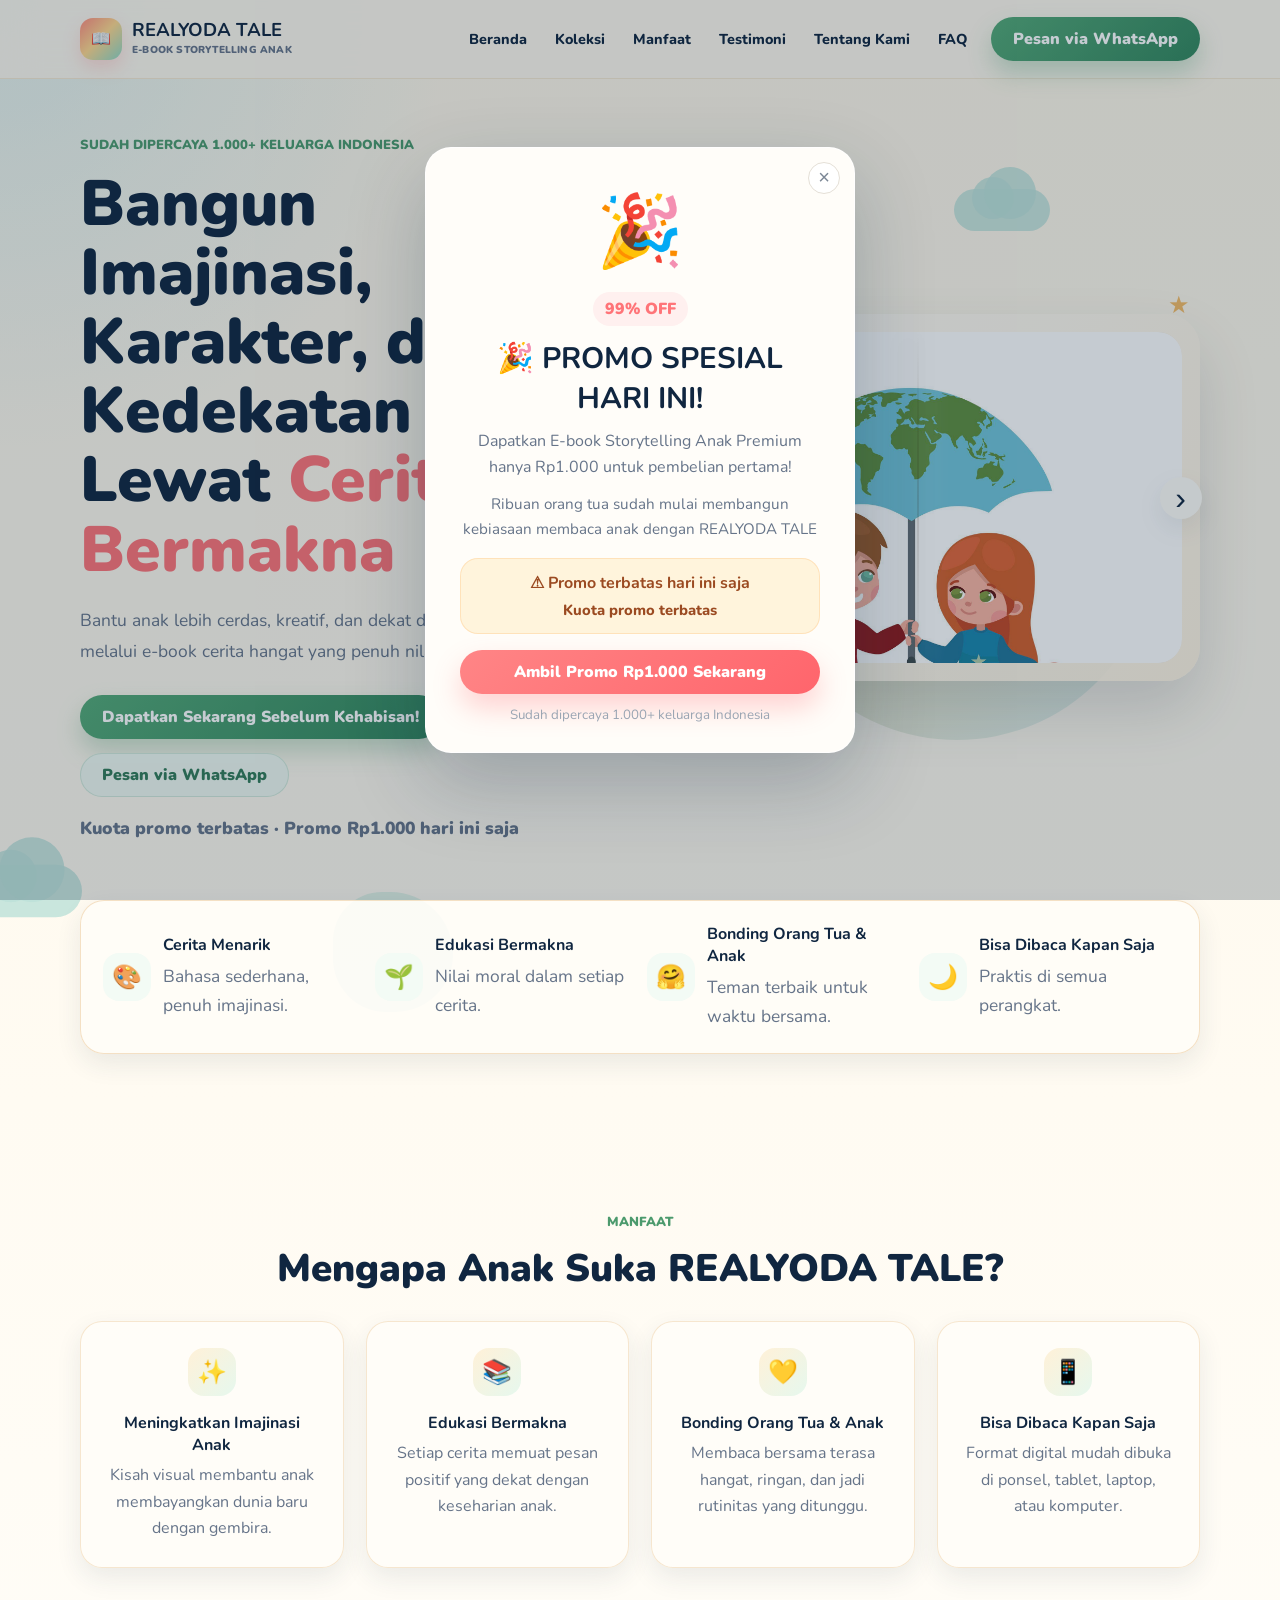
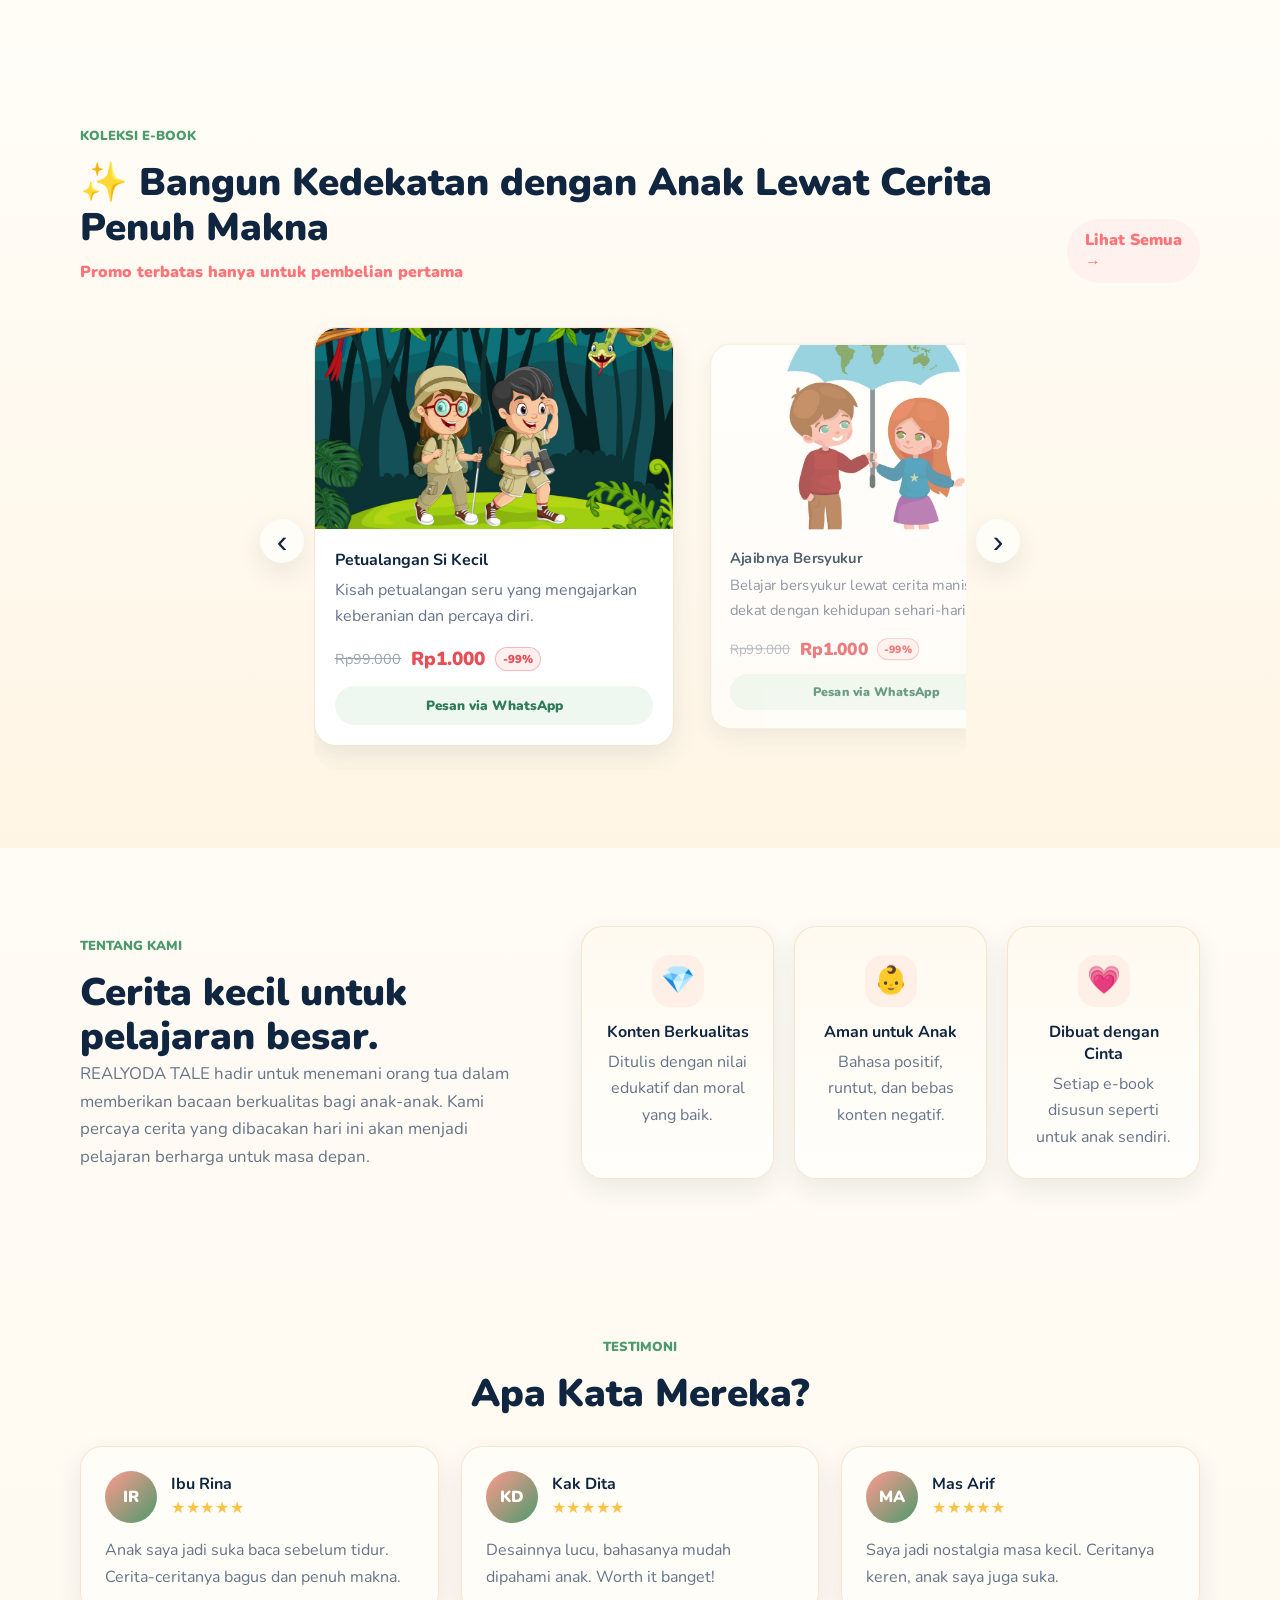
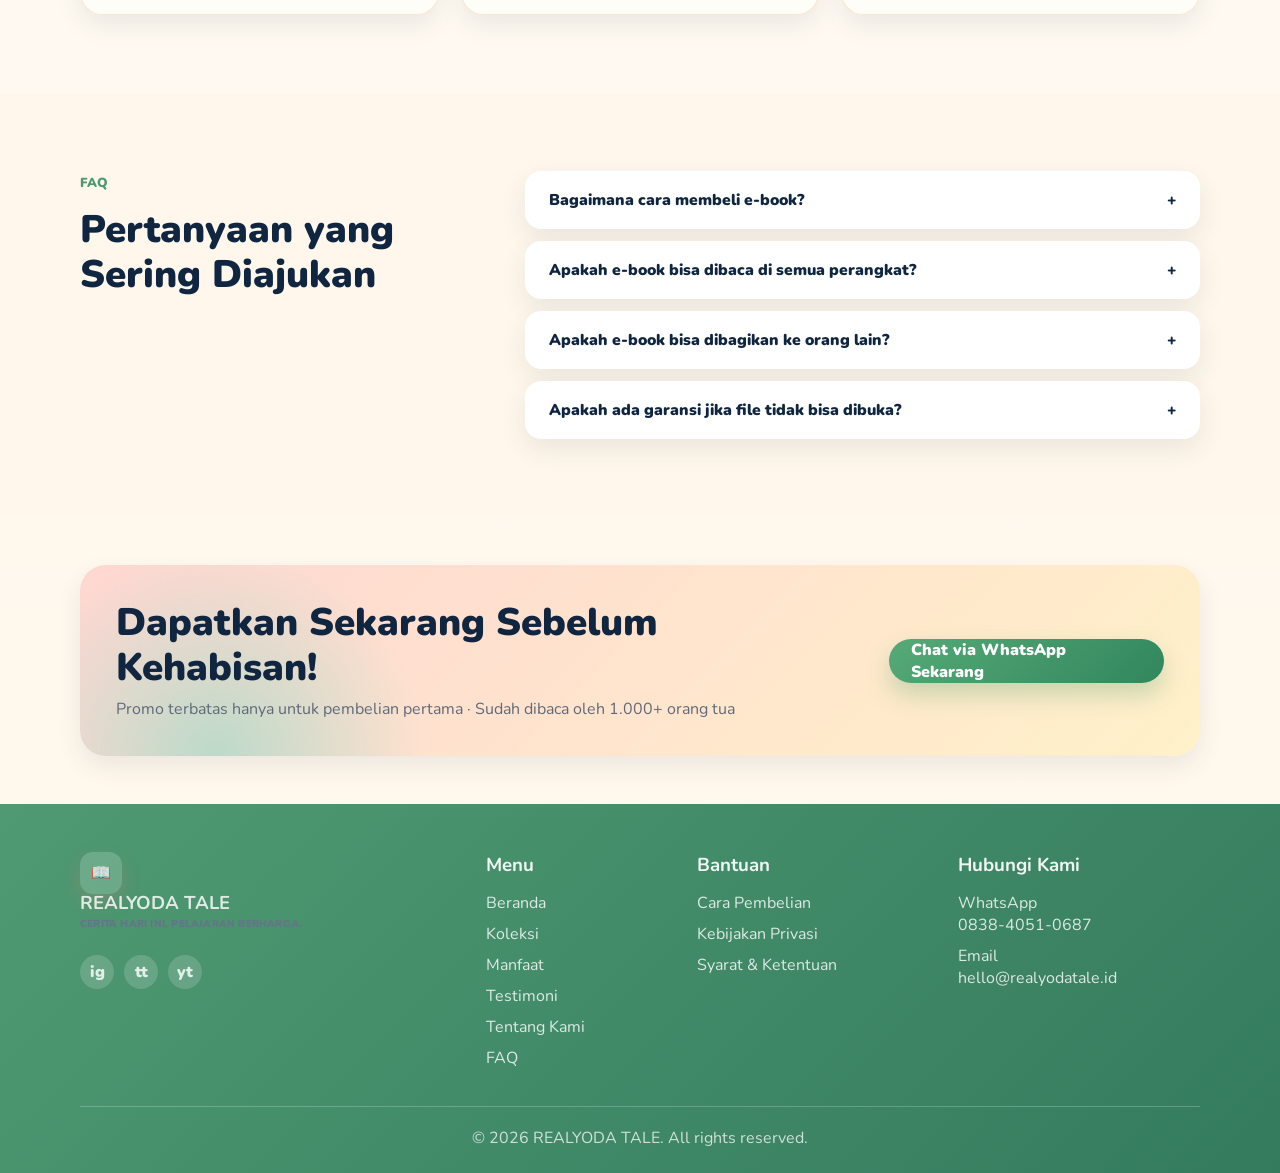
<file: index.html>
<!DOCTYPE html>
<html lang="id">
<head>
  <meta charset="UTF-8">
  <meta name="viewport" content="width=device-width, initial-scale=1.0">
  <title>REALYODA TALE - E-book Storytelling Anak</title>
  <link rel="preconnect" href="https://fonts.googleapis.com">
  <link rel="preconnect" href="https://fonts.gstatic.com" crossorigin>
  <link href="https://fonts.googleapis.com/css2?family=Nunito:wght@400;600;700;800;900&display=swap" rel="stylesheet">
  <link rel="stylesheet" href="style.css">
</head>
<body>
  <div class="modal-backdrop" id="discountModal" aria-hidden="true">
    <div class="discount-modal" role="dialog" aria-modal="true" aria-labelledby="discountTitle">
      <button class="modal-close" id="closeModal" aria-label="Tutup popup">&times;</button>
      <div class="gift-box">🎉</div>
      <span class="discount-pill">99% OFF</span>
      <h2 id="discountTitle">🎉 PROMO SPESIAL HARI INI!</h2>
      <p>Dapatkan E-book Storytelling Anak Premium hanya Rp1.000 untuk pembelian pertama!</p>
      <p class="popup-support">Ribuan orang tua sudah mulai membangun kebiasaan membaca anak dengan REALYODA TALE</p>
      <div class="urgency-box">
        <strong>⚠ Promo terbatas hari ini saja</strong>
        <span>Kuota promo terbatas</span>
      </div>
      <a class="btn btn-coral modal-cta js-wa" href="#" data-product="Paket E-book REALYODA TALE">Ambil Promo Rp1.000 Sekarang</a>
      <small>Sudah dipercaya 1.000+ keluarga Indonesia</small>
    </div>
  </div>

  <header class="site-header">
    <nav class="navbar container" aria-label="Navigasi utama">
      <a href="index.html" class="brand" aria-label="REALYODA TALE beranda">
        <span class="brand-icon">📖</span>
        <span>
          <strong>REALYODA TALE</strong>
          <small>E-book Storytelling Anak</small>
        </span>
      </a>
      <button class="menu-toggle" id="menuToggle" aria-label="Buka menu" aria-expanded="false"><span></span><span></span><span></span></button>
      <div class="nav-links" id="navLinks">
        <a href="index.html">Beranda</a>
        <a href="koleksi.html">Koleksi</a>
        <a href="manfaat.html">Manfaat</a>
        <a href="testimoni.html">Testimoni</a>
        <a href="tentang.html">Tentang Kami</a>
        <a href="faq.html">FAQ</a>
      </div>
      <a class="btn btn-whatsapp header-cta js-wa" href="#" data-product="Paket E-book REALYODA TALE">Pesan via WhatsApp</a>
    </nav>
  </header>

  <main>
    <section class="hero section-pad" id="beranda">
      <div class="float cloud cloud-one"></div>
      <div class="float cloud cloud-two"></div>
      <div class="float star star-one">✦</div>
      <div class="float star star-two">★</div>
      <div class="float bubble bubble-one"></div>
      <div class="container hero-grid">
        <div class="hero-copy reveal">
          <span class="eyebrow">Sudah dipercaya 1.000+ keluarga Indonesia</span>
          <h1>Bangun Imajinasi, Karakter, dan Kedekatan Anak Lewat <span>Cerita Bermakna</span></h1>
          <p>Bantu anak lebih cerdas, kreatif, dan dekat dengan orang tua melalui e-book cerita hangat yang penuh nilai.</p>
          <div class="hero-actions">
            <a class="btn btn-primary" href="koleksi.html">Dapatkan Sekarang Sebelum Kehabisan!</a>
            <a class="btn btn-soft js-wa" href="#" data-product="Paket E-book REALYODA TALE">Pesan via WhatsApp</a>
          </div>
          <p class="trust-line">Kuota promo terbatas · Promo Rp1.000 hari ini saja</p>
        </div>
        <div class="hero-art hero-book-wrap reveal">
          <div class="art-halo"></div>
          <div class="storybook-slider" aria-label="Slider cerita REALYODA TALE">
            <button class="book-arrow book-prev" type="button" aria-label="Cerita sebelumnya">‹</button>
            <div class="book-stage">
              <article class="book-page active"><img class="scene-img" src="assets/petualanganSikecil.jpg" alt="Petualangan Si Kecil" loading="lazy" decoding="async"></article>
              <article class="book-page"><img class="scene-img" src="assets/AjaibnyaBersyukur.jpg" alt="Ajaibnya Bersyukur" loading="lazy" decoding="async"></article>
              <article class="book-page"><img class="scene-img" src="assets/indahnyaPersahabatan.jpg" alt="Persahabatan" loading="lazy" decoding="async"></article>
              <article class="book-page"><img class="scene-img" src="assets/MimpiSiKecil.jpg" alt="Mimpi Si Kecil" loading="lazy" decoding="async"></article>
            </div>
            <button class="book-arrow book-next" type="button" aria-label="Cerita berikutnya">›</button>
          </div>
        </div>
      </div>

      <div class="container benefits-strip reveal">
        <article><span>🎨</span><div><h3>Cerita Menarik</h3><p>Bahasa sederhana, penuh imajinasi.</p></div></article>
        <article><span>🌱</span><div><h3>Edukasi Bermakna</h3><p>Nilai moral dalam setiap cerita.</p></div></article>
        <article><span>🤗</span><div><h3>Bonding Orang Tua &amp; Anak</h3><p>Teman terbaik untuk waktu bersama.</p></div></article>
        <article><span>🌙</span><div><h3>Bisa Dibaca Kapan Saja</h3><p>Praktis di semua perangkat.</p></div></article>
      </div>
    </section>

    <section class="features section-pad" id="manfaat">
      <div class="container">
        <div class="section-heading reveal">
          <span class="eyebrow">Manfaat</span>
          <h2>Mengapa Anak Suka REALYODA TALE?</h2>
        </div>
        <div class="feature-grid">
          <article class="feature-card reveal"><span class="feature-icon">✨</span><h3>Meningkatkan Imajinasi Anak</h3><p>Kisah visual membantu anak membayangkan dunia baru dengan gembira.</p></article>
          <article class="feature-card reveal"><span class="feature-icon">📚</span><h3>Edukasi Bermakna</h3><p>Setiap cerita memuat pesan positif yang dekat dengan keseharian anak.</p></article>
          <article class="feature-card reveal"><span class="feature-icon">💛</span><h3>Bonding Orang Tua &amp; Anak</h3><p>Membaca bersama terasa hangat, ringan, dan jadi rutinitas yang ditunggu.</p></article>
          <article class="feature-card reveal"><span class="feature-icon">📱</span><h3>Bisa Dibaca Kapan Saja</h3><p>Format digital mudah dibuka di ponsel, tablet, laptop, atau komputer.</p></article>
        </div>
      </div>
    </section>

    <section class="products section-pad" id="koleksi">
      <div class="container">
        <div class="section-row reveal">
          <div>
            <span class="eyebrow">Koleksi E-book</span>
            <h2>✨ Bangun Kedekatan dengan Anak Lewat Cerita Penuh Makna</h2>
            <p class="section-subtitle">Promo terbatas hanya untuk pembelian pertama</p>
          </div>
          <a href="koleksi.html" class="tiny-link">Lihat Semua →</a>
        </div>
        <div class="product-carousel product-snap reveal" aria-label="Slider koleksi e-book">
          <button class="carousel-btn prev" type="button" aria-label="Produk sebelumnya">‹</button>
          <div class="carousel-viewport">
            <div class="product-track">
              <article class="product-card" data-product="Petualangan Si Kecil">
                <div class="product-media"><img src="assets/petualanganSikecil.jpg" alt="Petualangan Si Kecil" loading="lazy" decoding="async"></div>
                <div class="product-body"><h3>Petualangan Si Kecil</h3><p>Kisah petualangan seru yang mengajarkan keberanian dan percaya diri.</p><div class="price"><del>Rp99.000</del><strong>Rp1.000</strong><em>-99%</em></div><a class="order-btn js-wa" href="#" data-product="Petualangan Si Kecil">Pesan via WhatsApp</a></div>
              </article>
              <article class="product-card" data-product="Ajaibnya Bersyukur">
                <div class="product-media"><img src="assets/AjaibnyaBersyukur.jpg" alt="Ajaibnya Bersyukur" loading="lazy" decoding="async"></div>
                <div class="product-body"><h3>Ajaibnya Bersyukur</h3><p>Belajar bersyukur lewat cerita manis yang dekat dengan kehidupan sehari-hari.</p><div class="price"><del>Rp99.000</del><strong>Rp1.000</strong><em>-99%</em></div><a class="order-btn js-wa" href="#" data-product="Ajaibnya Bersyukur">Pesan via WhatsApp</a></div>
              </article>
              <article class="product-card" data-product="Persahabatan">
                <div class="product-media"><img src="assets/indahnyaPersahabatan.jpg" alt="Persahabatan" loading="lazy" decoding="async"></div>
                <div class="product-body"><h3>Persahabatan</h3><p>Kisah tentang arti persahabatan, tolong-menolong, dan saling menghargai.</p><div class="price"><del>Rp99.000</del><strong>Rp1.000</strong><em>-99%</em></div><a class="order-btn js-wa" href="#" data-product="Persahabatan">Pesan via WhatsApp</a></div>
              </article>
              <article class="product-card" data-product="Mimpi Si Kecil">
                <div class="product-media"><img src="assets/MimpiSiKecil.jpg" alt="Mimpi Si Kecil" loading="lazy" decoding="async"></div>
                <div class="product-body"><h3>Mimpi Si Kecil</h3><p>Menginspirasi anak untuk berani bermimpi dan tekun meraihnya.</p><div class="price"><del>Rp99.000</del><strong>Rp1.000</strong><em>-99%</em></div><a class="order-btn js-wa" href="#" data-product="Mimpi Si Kecil">Pesan via WhatsApp</a></div>
              </article>
            </div>
          </div>
          <button class="carousel-btn next" type="button" aria-label="Produk berikutnya">›</button>
        </div>
      </div>
    </section>

    <section class="about section-pad" id="tentang">
      <div class="container about-grid">
        <div class="about-copy reveal"><span class="eyebrow">Tentang Kami</span><h2>Cerita kecil untuk pelajaran besar.</h2><p>REALYODA TALE hadir untuk menemani orang tua dalam memberikan bacaan berkualitas bagi anak-anak. Kami percaya cerita yang dibacakan hari ini akan menjadi pelajaran berharga untuk masa depan.</p></div>
        <div class="about-cards">
          <article class="mini-card reveal"><span>💎</span><h3>Konten Berkualitas</h3><p>Ditulis dengan nilai edukatif dan moral yang baik.</p></article>
          <article class="mini-card reveal"><span>👶</span><h3>Aman untuk Anak</h3><p>Bahasa positif, runtut, dan bebas konten negatif.</p></article>
          <article class="mini-card reveal"><span>💗</span><h3>Dibuat dengan Cinta</h3><p>Setiap e-book disusun seperti untuk anak sendiri.</p></article>
        </div>
      </div>
    </section>

    <section class="testimonials section-pad" id="testimoni">
      <div class="container">
        <div class="section-heading reveal"><span class="eyebrow">Testimoni</span><h2>Apa Kata Mereka?</h2></div>
        <div class="testimonial-grid">
          <article class="testimonial-card reveal"><div class="person"><span>IR</span><div><h3>Ibu Rina</h3><p>★★★★★</p></div></div><p>Anak saya jadi suka baca sebelum tidur. Cerita-ceritanya bagus dan penuh makna.</p></article>
          <article class="testimonial-card reveal"><div class="person"><span>KD</span><div><h3>Kak Dita</h3><p>★★★★★</p></div></div><p>Desainnya lucu, bahasanya mudah dipahami anak. Worth it banget!</p></article>
          <article class="testimonial-card reveal"><div class="person"><span>MA</span><div><h3>Mas Arif</h3><p>★★★★★</p></div></div><p>Saya jadi nostalgia masa kecil. Ceritanya keren, anak saya juga suka.</p></article>
        </div>
      </div>
    </section>

    <section class="faq section-pad" id="faq">
      <div class="container faq-grid">
        <div class="faq-heading reveal"><span class="eyebrow">FAQ</span><h2>Pertanyaan yang Sering Diajukan</h2></div>
        <div class="accordion reveal">
          <button class="faq-item">Bagaimana cara membeli e-book?<span>+</span></button><div class="faq-panel">Klik tombol WhatsApp, pilih e-book, lalu tim kami akan membantu proses pemesanan.</div>
          <button class="faq-item">Apakah e-book bisa dibaca di semua perangkat?<span>+</span></button><div class="faq-panel">Bisa. File digital dapat dibuka melalui ponsel, tablet, laptop, atau komputer.</div>
          <button class="faq-item">Apakah e-book bisa dibagikan ke orang lain?<span>+</span></button><div class="faq-panel">E-book hanya untuk pembeli. Untuk hadiah, hubungi kami agar dibuatkan pesanan terpisah.</div>
          <button class="faq-item">Apakah ada garansi jika file tidak bisa dibuka?<span>+</span></button><div class="faq-panel">Ada. Tim kami siap membantu sampai file dapat dibuka dengan baik.</div>
        </div>
      </div>
    </section>

    <section class="cta-banner">
      <div class="container cta-content reveal">
        <div><h2>Dapatkan Sekarang Sebelum Kehabisan!</h2><p>Promo terbatas hanya untuk pembelian pertama · Sudah dibaca oleh 1.000+ orang tua</p></div>
        <a class="btn btn-whatsapp js-wa" href="#" data-product="Paket E-book REALYODA TALE">Chat via WhatsApp Sekarang</a>
      </div>
    </section>
  </main>

  <footer class="site-footer">
    <div class="container footer-grid">
      <div><a class="brand footer-brand" href="index.html"><span class="brand-icon">📖</span><span><strong>REALYODA TALE</strong><small>Cerita hari ini, pelajaran berharga.</small></span></a><div class="socials"><a href="#">ig</a><a href="#">tt</a><a href="#">yt</a></div></div>
      <div><h3>Menu</h3><a href="index.html">Beranda</a><a href="koleksi.html">Koleksi</a><a href="manfaat.html">Manfaat</a><a href="testimoni.html">Testimoni</a><a href="tentang.html">Tentang Kami</a><a href="faq.html">FAQ</a></div>
      <div><h3>Bantuan</h3><a href="#">Cara Pembelian</a><a href="#">Kebijakan Privasi</a><a href="#">Syarat &amp; Ketentuan</a></div>
      <div><h3>Hubungi Kami</h3><p>WhatsApp<br>0838-4051-0687</p><p>Email<br>hello@realyodatale.id</p></div>
    </div>
    <p class="copyright">© 2026 REALYODA TALE. All rights reserved.</p>
  </footer>

  <script src="script.js"></script>
</body>
</html>
</file>
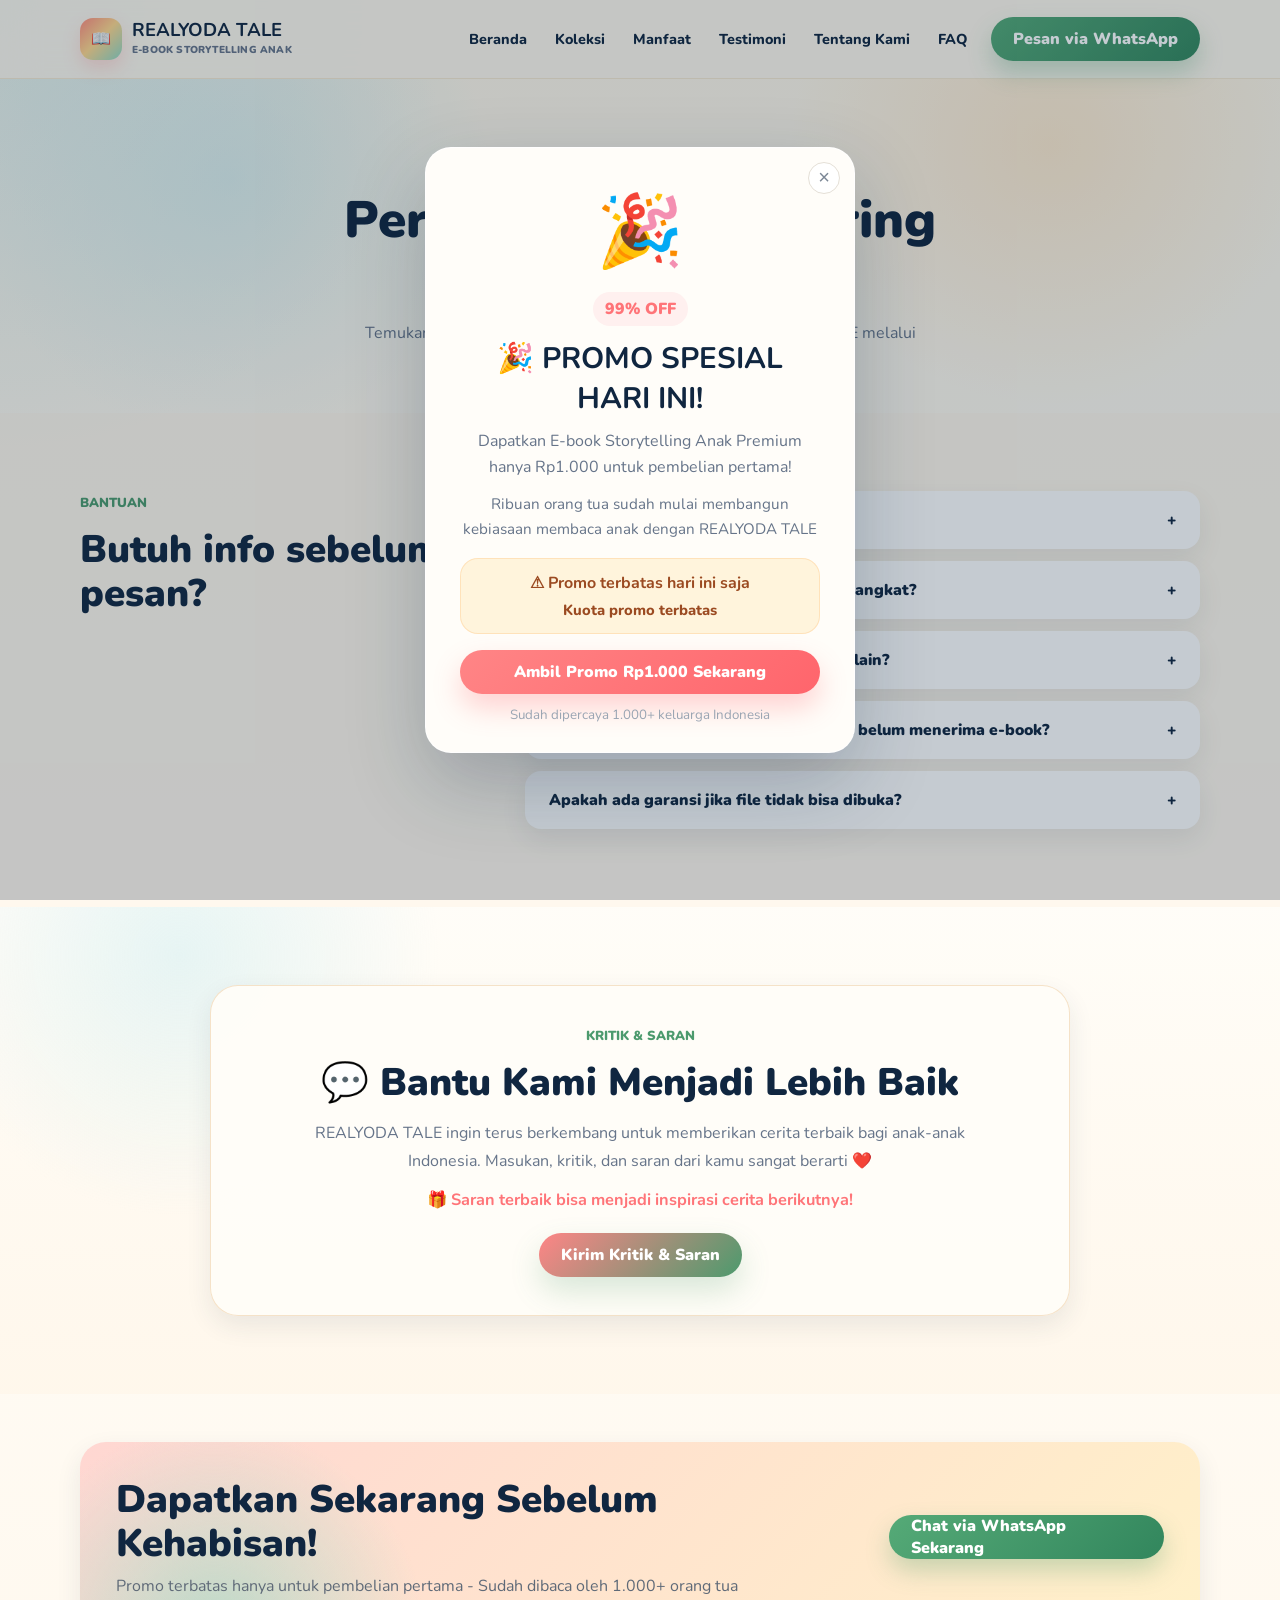
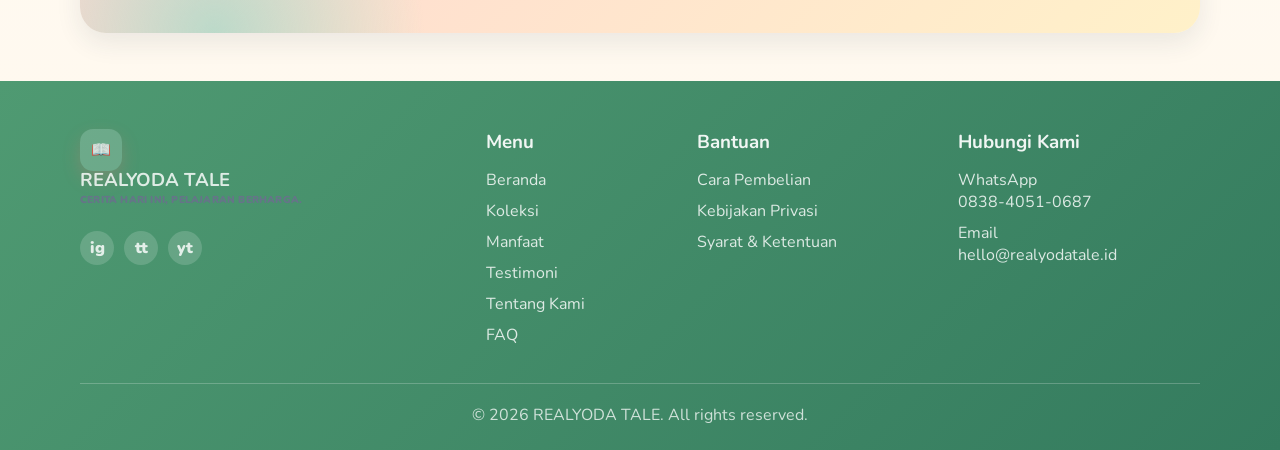
<file: faq.html>
<!DOCTYPE html>
<html lang="id">
<head><meta charset="UTF-8"><meta name="viewport" content="width=device-width, initial-scale=1.0"><title>FAQ - REALYODA TALE</title><link rel="preconnect" href="https://fonts.googleapis.com"><link rel="preconnect" href="https://fonts.gstatic.com" crossorigin><link href="https://fonts.googleapis.com/css2?family=Nunito:wght@400;600;700;800;900&display=swap" rel="stylesheet"><link rel="stylesheet" href="style.css"></head>
<body>
  <header class="site-header"><nav class="navbar container" aria-label="Navigasi utama"><a href="index.html" class="brand"><span class="brand-icon">📖</span><span><strong>REALYODA TALE</strong><small>E-book Storytelling Anak</small></span></a><button class="menu-toggle" id="menuToggle" aria-label="Buka menu" aria-expanded="false"><span></span><span></span><span></span></button><div class="nav-links" id="navLinks"><a href="index.html">Beranda</a><a href="koleksi.html">Koleksi</a><a href="manfaat.html">Manfaat</a><a href="testimoni.html">Testimoni</a><a href="tentang.html">Tentang Kami</a><a href="faq.html">FAQ</a></div><a class="btn btn-whatsapp header-cta js-wa" href="#" data-product="Paket E-book REALYODA TALE">Pesan via WhatsApp</a></nav></header>
  <main>
    <section class="page-hero"><div class="container section-heading reveal"><span class="eyebrow">FAQ</span><h1>Pertanyaan yang Sering Diajukan</h1><p>Temukan jawaban cepat sebelum membeli e-book REALYODA TALE melalui WhatsApp.</p></div></section>
    <section class="faq section-pad"><div class="container faq-grid"><div class="faq-heading reveal"><span class="eyebrow">Bantuan</span><h2>Butuh info sebelum pesan?</h2></div><div class="accordion reveal"><button class="faq-item">Bagaimana cara membeli e-book?<span>+</span></button><div class="faq-panel">Klik tombol WhatsApp, pilih e-book, lalu tim kami akan membantu proses pemesanan.</div><button class="faq-item">Apakah e-book bisa dibaca di semua perangkat?<span>+</span></button><div class="faq-panel">Bisa. File digital dapat dibuka melalui ponsel, tablet, laptop, atau komputer.</div><button class="faq-item">Apakah e-book bisa dibagikan ke orang lain?<span>+</span></button><div class="faq-panel">E-book hanya untuk pembeli. Untuk hadiah, hubungi kami agar dibuatkan pesanan terpisah.</div><button class="faq-item">Bagaimana jika saya sudah transfer tapi belum menerima e-book?<span>+</span></button><div class="faq-panel">Hubungi admin melalui WhatsApp dengan bukti transfer agar pesanan segera dibantu.</div><button class="faq-item">Apakah ada garansi jika file tidak bisa dibuka?<span>+</span></button><div class="faq-panel">Ada. Tim kami siap membantu sampai file dapat dibuka dengan baik.</div></div></div></section>
    <section class="feedback-section section-pad">
      <div class="container feedback-card reveal">
        <span class="eyebrow">Kritik &amp; Saran</span>
        <h2>💬 Bantu Kami Menjadi Lebih Baik</h2>
        <p>REALYODA TALE ingin terus berkembang untuk memberikan cerita terbaik bagi anak-anak Indonesia. Masukan, kritik, dan saran dari kamu sangat berarti ❤️</p>
        <strong>🎁 Saran terbaik bisa menjadi inspirasi cerita berikutnya!</strong>
        <a class="btn feedback-btn" href="https://forms.gle/yszkqAsysPmuPmks7" target="_blank" rel="noopener">Kirim Kritik &amp; Saran</a>
      </div>
    </section>
    <section class="cta-banner"><div class="container cta-content reveal"><div><h2>Dapatkan Sekarang Sebelum Kehabisan!</h2><p>Promo terbatas hanya untuk pembelian pertama - Sudah dibaca oleh 1.000+ orang tua</p></div><a class="btn btn-whatsapp js-wa" href="#" data-product="Paket E-book REALYODA TALE">Chat via WhatsApp Sekarang</a></div></section>
  </main>
  <footer class="site-footer"><div class="container footer-grid"><div><a class="brand footer-brand" href="index.html"><span class="brand-icon">📖</span><span><strong>REALYODA TALE</strong><small>Cerita hari ini, pelajaran berharga.</small></span></a><div class="socials"><a href="#">ig</a><a href="#">tt</a><a href="#">yt</a></div></div><div><h3>Menu</h3><a href="index.html">Beranda</a><a href="koleksi.html">Koleksi</a><a href="manfaat.html">Manfaat</a><a href="testimoni.html">Testimoni</a><a href="tentang.html">Tentang Kami</a><a href="faq.html">FAQ</a></div><div><h3>Bantuan</h3><a href="#">Cara Pembelian</a><a href="#">Kebijakan Privasi</a><a href="#">Syarat &amp; Ketentuan</a></div><div><h3>Hubungi Kami</h3><p>WhatsApp<br>0838-4051-0687</p><p>Email<br>hello@realyodatale.id</p></div></div><p class="copyright">© 2026 REALYODA TALE. All rights reserved.</p></footer>
  <script src="script.js"></script>
</body>
</html>
</file>
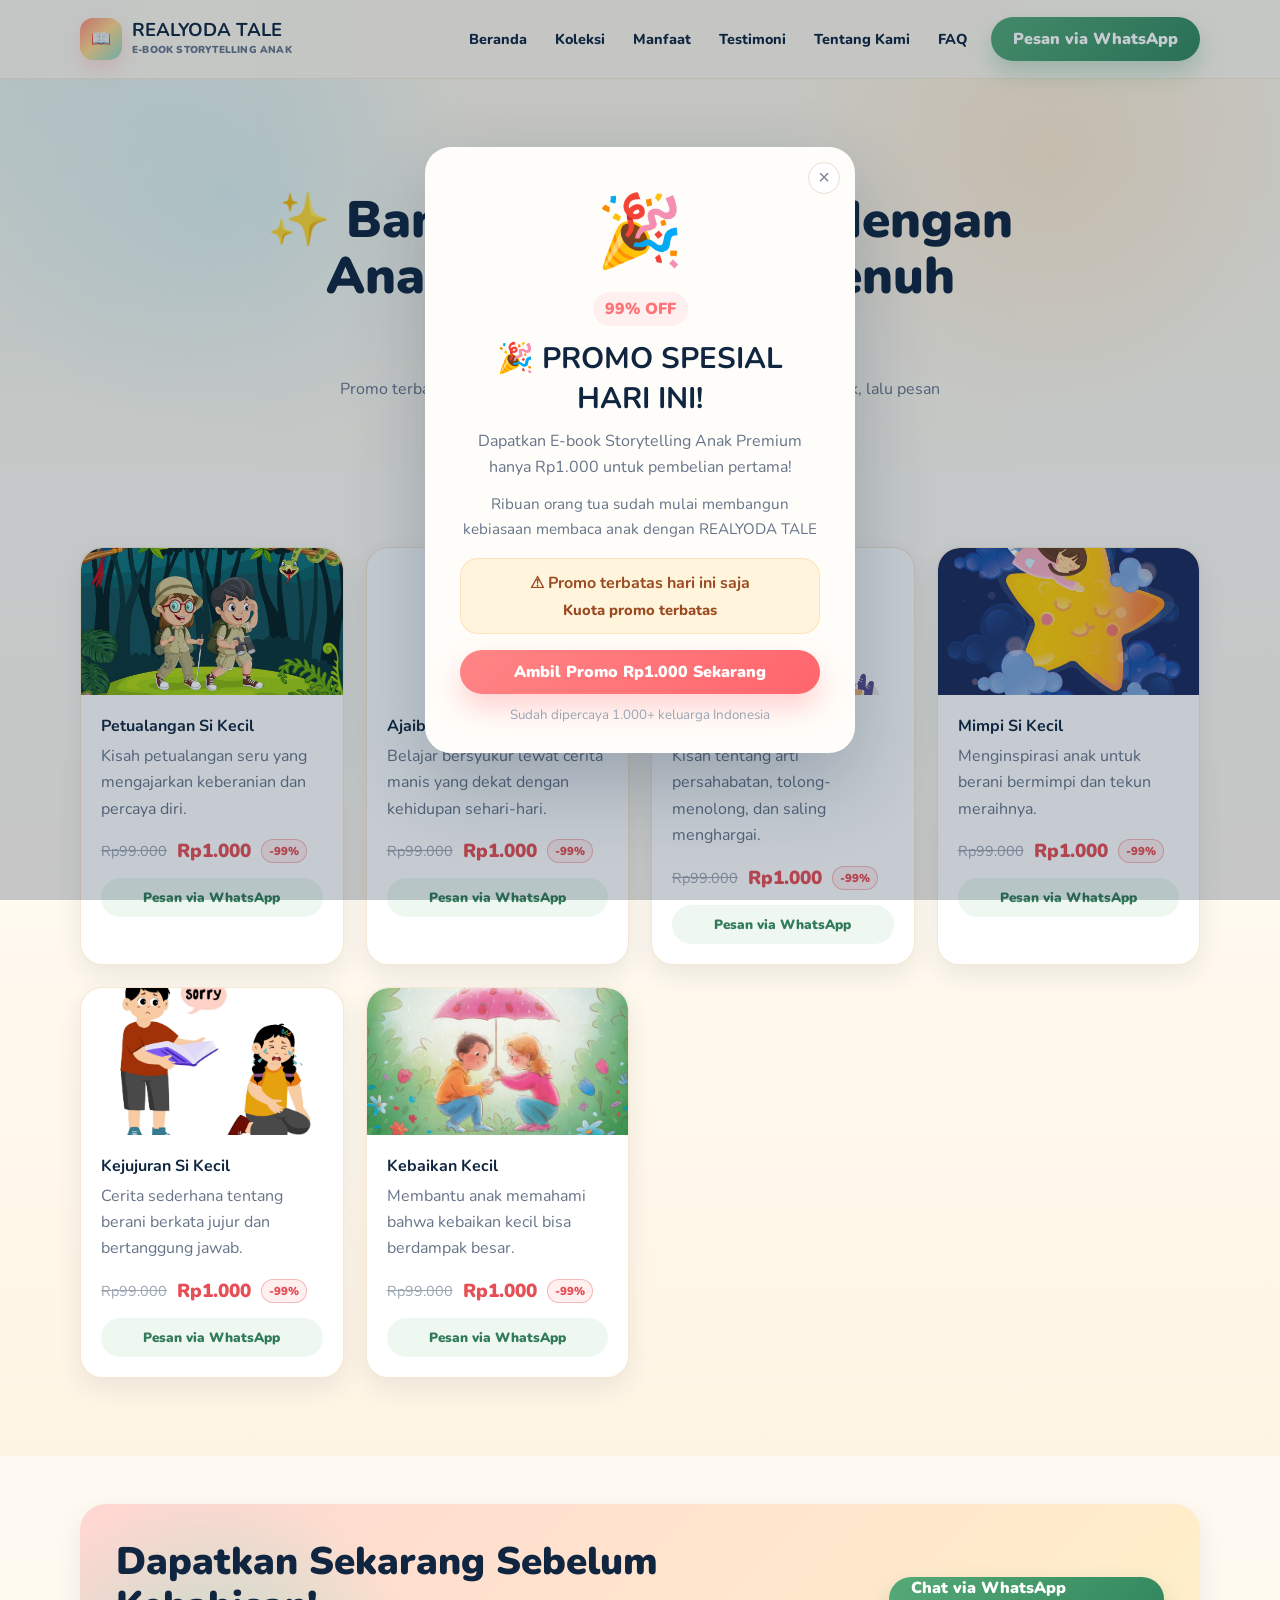
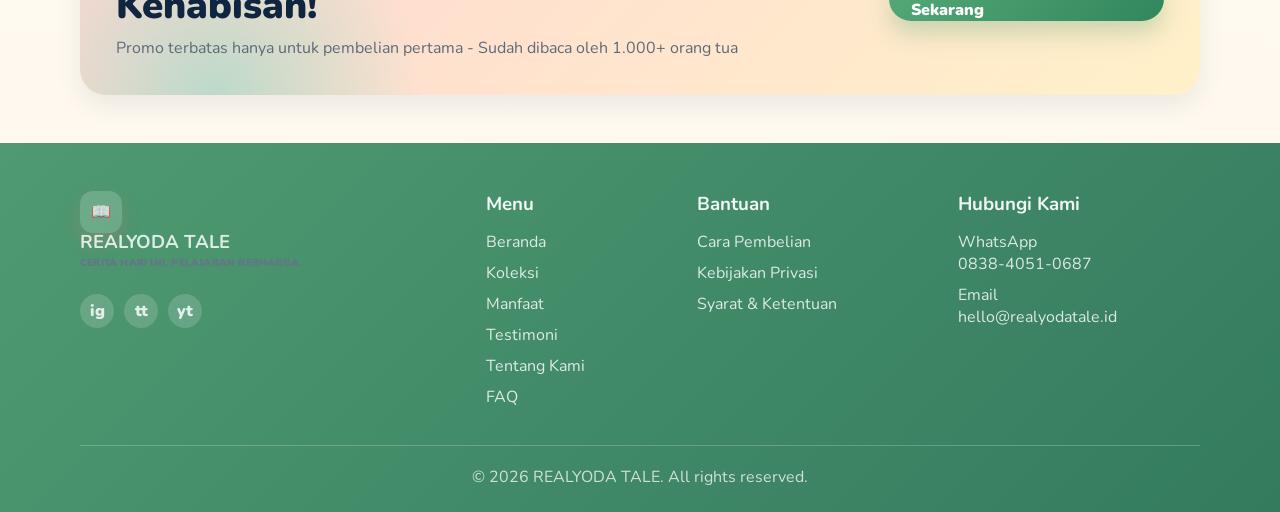
<file: koleksi.html>
<!DOCTYPE html>
<html lang="id">
<head>
  <meta charset="UTF-8">
  <meta name="viewport" content="width=device-width, initial-scale=1.0">
  <title>Koleksi - REALYODA TALE</title>
  <link rel="preconnect" href="https://fonts.googleapis.com">
  <link rel="preconnect" href="https://fonts.gstatic.com" crossorigin>
  <link href="https://fonts.googleapis.com/css2?family=Nunito:wght@400;600;700;800;900&display=swap" rel="stylesheet">
  <link rel="stylesheet" href="style.css">
</head>
<body>
  <header class="site-header">
    <nav class="navbar container" aria-label="Navigasi utama">
      <a href="index.html" class="brand"><span class="brand-icon">📖</span><span><strong>REALYODA TALE</strong><small>E-book Storytelling Anak</small></span></a>
      <button class="menu-toggle" id="menuToggle" aria-label="Buka menu" aria-expanded="false"><span></span><span></span><span></span></button>
      <div class="nav-links" id="navLinks"><a href="index.html">Beranda</a><a href="koleksi.html">Koleksi</a><a href="manfaat.html">Manfaat</a><a href="testimoni.html">Testimoni</a><a href="tentang.html">Tentang Kami</a><a href="faq.html">FAQ</a></div>
      <a class="btn btn-whatsapp header-cta js-wa" href="#" data-product="Paket E-book REALYODA TALE">Pesan via WhatsApp</a>
    </nav>
  </header>
  <main>
    <section class="page-hero">
      <div class="container section-heading reveal"><span class="eyebrow">Koleksi E-book</span><h1>✨ Bangun Kedekatan dengan Anak Lewat Cerita Penuh Makna</h1><p>Promo terbatas hanya untuk pembelian pertama. Pilih cerita favorit anak, lalu pesan langsung melalui WhatsApp.</p></div>
    </section>
    <section class="products section-pad">
      <div class="container">
        <div class="product-grid">
          <article class="product-card reveal" data-product="Petualangan Si Kecil"><div class="product-media"><img src="assets/petualanganSikecil.jpg" alt="Petualangan Si Kecil" loading="lazy" decoding="async"></div><div class="product-body"><h3>Petualangan Si Kecil</h3><p>Kisah petualangan seru yang mengajarkan keberanian dan percaya diri.</p><div class="price"><del>Rp99.000</del><strong>Rp1.000</strong><em>-99%</em></div><a class="order-btn js-wa" href="#" data-product="Petualangan Si Kecil">Pesan via WhatsApp</a></div></article>
          <article class="product-card reveal" data-product="Ajaibnya Bersyukur"><div class="product-media"><img src="assets/AjaibnyaBersyukur.jpg" alt="Ajaibnya Bersyukur" loading="lazy" decoding="async"></div><div class="product-body"><h3>Ajaibnya Bersyukur</h3><p>Belajar bersyukur lewat cerita manis yang dekat dengan kehidupan sehari-hari.</p><div class="price"><del>Rp99.000</del><strong>Rp1.000</strong><em>-99%</em></div><a class="order-btn js-wa" href="#" data-product="Ajaibnya Bersyukur">Pesan via WhatsApp</a></div></article>
          <article class="product-card reveal" data-product="Persahabatan"><div class="product-media"><img src="assets/indahnyaPersahabatan.jpg" alt="Persahabatan" loading="lazy" decoding="async"></div><div class="product-body"><h3>Persahabatan</h3><p>Kisah tentang arti persahabatan, tolong-menolong, dan saling menghargai.</p><div class="price"><del>Rp99.000</del><strong>Rp1.000</strong><em>-99%</em></div><a class="order-btn js-wa" href="#" data-product="Persahabatan">Pesan via WhatsApp</a></div></article>
          <article class="product-card reveal" data-product="Mimpi Si Kecil"><div class="product-media"><img src="assets/MimpiSiKecil.jpg" alt="Mimpi Si Kecil" loading="lazy" decoding="async"></div><div class="product-body"><h3>Mimpi Si Kecil</h3><p>Menginspirasi anak untuk berani bermimpi dan tekun meraihnya.</p><div class="price"><del>Rp99.000</del><strong>Rp1.000</strong><em>-99%</em></div><a class="order-btn js-wa" href="#" data-product="Mimpi Si Kecil">Pesan via WhatsApp</a></div></article>
          <article class="product-card reveal" data-product="Kejujuran Si Kecil"><div class="product-media"><img src="assets/KejujuranSiKecil.jpg" alt="Kejujuran Si Kecil" loading="lazy" decoding="async"></div><div class="product-body"><h3>Kejujuran Si Kecil</h3><p>Cerita sederhana tentang berani berkata jujur dan bertanggung jawab.</p><div class="price"><del>Rp99.000</del><strong>Rp1.000</strong><em>-99%</em></div><a class="order-btn js-wa" href="#" data-product="Kejujuran Si Kecil">Pesan via WhatsApp</a></div></article>
          <article class="product-card reveal" data-product="Kebaikan Kecil"><div class="product-media"><img src="assets/KebaikanSiKecil.jpg" alt="Kebaikan Kecil" loading="lazy" decoding="async"></div><div class="product-body"><h3>Kebaikan Kecil</h3><p>Membantu anak memahami bahwa kebaikan kecil bisa berdampak besar.</p><div class="price"><del>Rp99.000</del><strong>Rp1.000</strong><em>-99%</em></div><a class="order-btn js-wa" href="#" data-product="Kebaikan Kecil">Pesan via WhatsApp</a></div></article>
        </div>
      </div>
    </section>
    <section class="cta-banner"><div class="container cta-content reveal"><div><h2>Dapatkan Sekarang Sebelum Kehabisan!</h2><p>Promo terbatas hanya untuk pembelian pertama - Sudah dibaca oleh 1.000+ orang tua</p></div><a class="btn btn-whatsapp js-wa" href="#" data-product="Paket E-book REALYODA TALE">Chat via WhatsApp Sekarang</a></div></section>
  </main>
  <footer class="site-footer"><div class="container footer-grid"><div><a class="brand footer-brand" href="index.html"><span class="brand-icon">📖</span><span><strong>REALYODA TALE</strong><small>Cerita hari ini, pelajaran berharga.</small></span></a><div class="socials"><a href="#">ig</a><a href="#">tt</a><a href="#">yt</a></div></div><div><h3>Menu</h3><a href="index.html">Beranda</a><a href="koleksi.html">Koleksi</a><a href="manfaat.html">Manfaat</a><a href="testimoni.html">Testimoni</a><a href="tentang.html">Tentang Kami</a><a href="faq.html">FAQ</a></div><div><h3>Bantuan</h3><a href="#">Cara Pembelian</a><a href="#">Kebijakan Privasi</a><a href="#">Syarat &amp; Ketentuan</a></div><div><h3>Hubungi Kami</h3><p>WhatsApp<br>0838-4051-0687</p><p>Email<br>hello@realyodatale.id</p></div></div><p class="copyright">© 2026 REALYODA TALE. All rights reserved.</p></footer>
  <script src="script.js"></script>
</body>
</html>
</file>
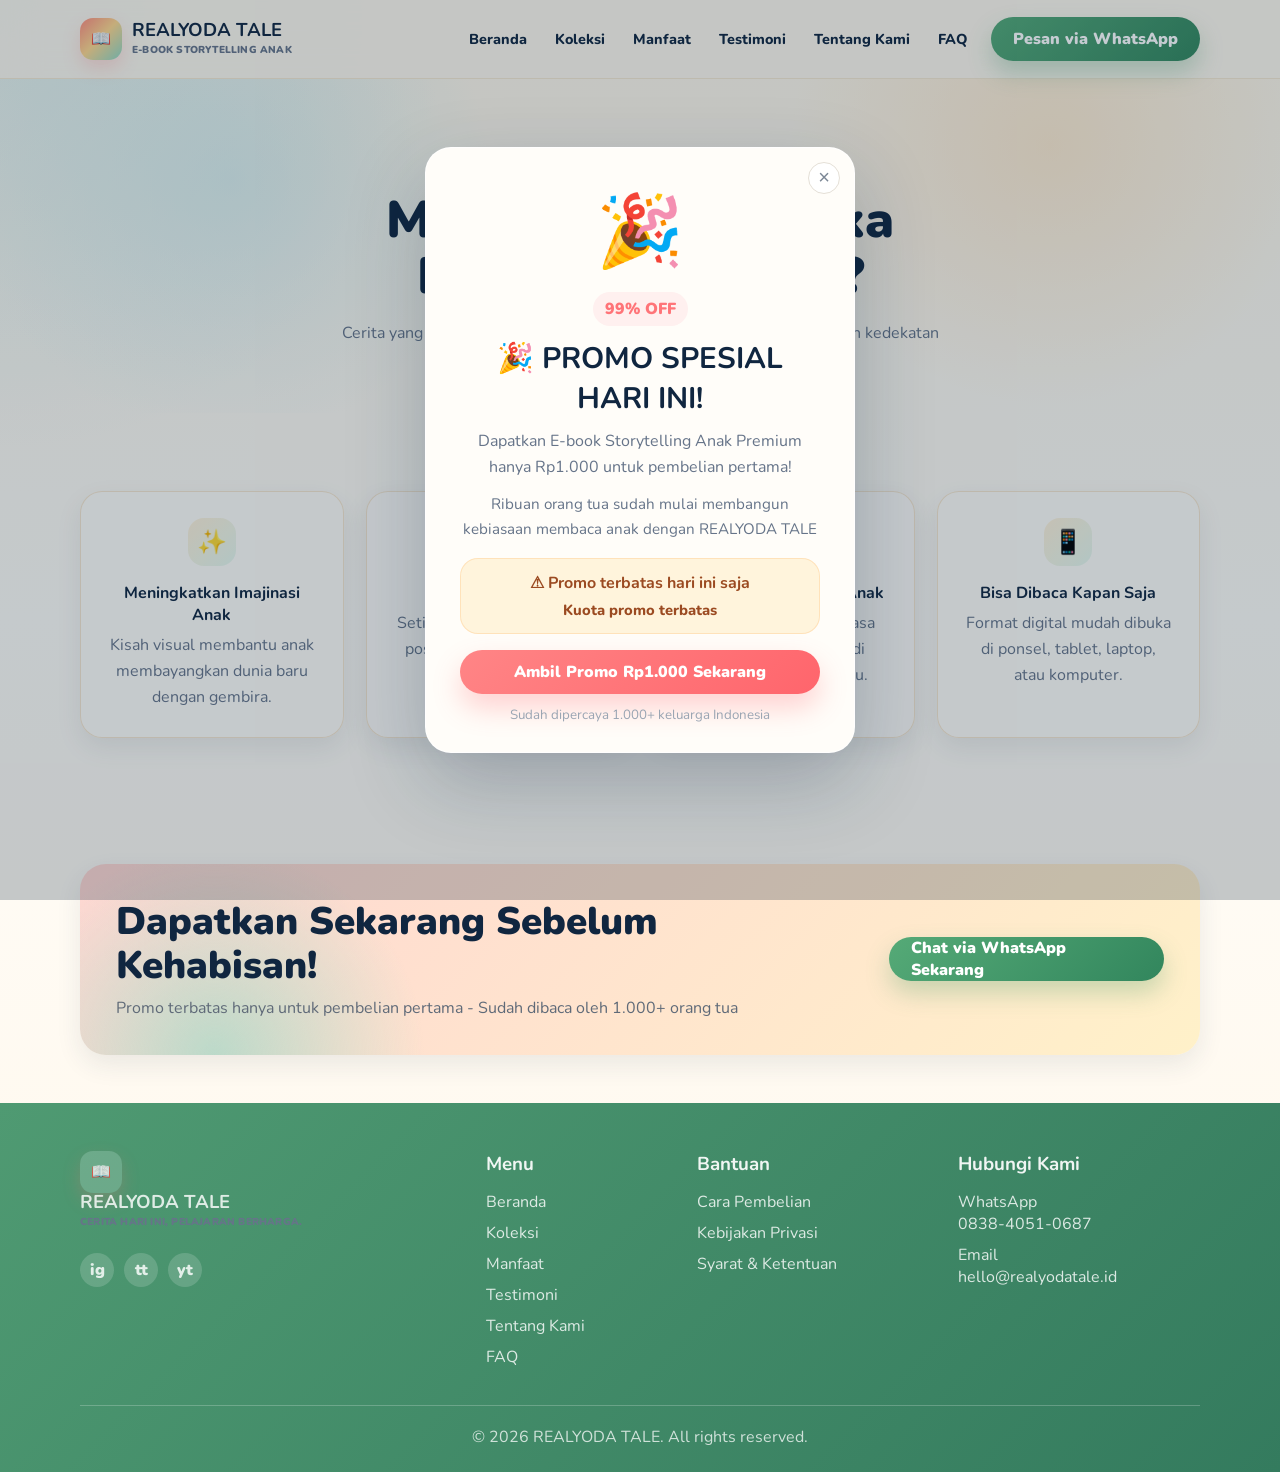
<file: manfaat.html>
<!DOCTYPE html>
<html lang="id">
<head><meta charset="UTF-8"><meta name="viewport" content="width=device-width, initial-scale=1.0"><title>Manfaat - REALYODA TALE</title><link rel="preconnect" href="https://fonts.googleapis.com"><link rel="preconnect" href="https://fonts.gstatic.com" crossorigin><link href="https://fonts.googleapis.com/css2?family=Nunito:wght@400;600;700;800;900&display=swap" rel="stylesheet"><link rel="stylesheet" href="style.css"></head>
<body>
  <header class="site-header"><nav class="navbar container" aria-label="Navigasi utama"><a href="index.html" class="brand"><span class="brand-icon">📖</span><span><strong>REALYODA TALE</strong><small>E-book Storytelling Anak</small></span></a><button class="menu-toggle" id="menuToggle" aria-label="Buka menu" aria-expanded="false"><span></span><span></span><span></span></button><div class="nav-links" id="navLinks"><a href="index.html">Beranda</a><a href="koleksi.html">Koleksi</a><a href="manfaat.html">Manfaat</a><a href="testimoni.html">Testimoni</a><a href="tentang.html">Tentang Kami</a><a href="faq.html">FAQ</a></div><a class="btn btn-whatsapp header-cta js-wa" href="#" data-product="Paket E-book REALYODA TALE">Pesan via WhatsApp</a></nav></header>
  <main>
    <section class="page-hero"><div class="container section-heading reveal"><span class="eyebrow">Manfaat</span><h1>Mengapa Anak Suka REALYODA TALE?</h1><p>Cerita yang hangat membantu anak belajar nilai baik sambil membangun kedekatan dengan orang tua.</p></div></section>
    <section class="features section-pad"><div class="container"><div class="feature-grid"><article class="feature-card reveal"><span class="feature-icon">✨</span><h3>Meningkatkan Imajinasi Anak</h3><p>Kisah visual membantu anak membayangkan dunia baru dengan gembira.</p></article><article class="feature-card reveal"><span class="feature-icon">📚</span><h3>Edukasi Bermakna</h3><p>Setiap cerita memuat pesan positif yang dekat dengan keseharian anak.</p></article><article class="feature-card reveal"><span class="feature-icon">💛</span><h3>Bonding Orang Tua &amp; Anak</h3><p>Membaca bersama terasa hangat, ringan, dan jadi rutinitas yang ditunggu.</p></article><article class="feature-card reveal"><span class="feature-icon">📱</span><h3>Bisa Dibaca Kapan Saja</h3><p>Format digital mudah dibuka di ponsel, tablet, laptop, atau komputer.</p></article></div></div></section>
    <section class="cta-banner"><div class="container cta-content reveal"><div><h2>Dapatkan Sekarang Sebelum Kehabisan!</h2><p>Promo terbatas hanya untuk pembelian pertama - Sudah dibaca oleh 1.000+ orang tua</p></div><a class="btn btn-whatsapp js-wa" href="#" data-product="Paket E-book REALYODA TALE">Chat via WhatsApp Sekarang</a></div></section>
  </main>
  <footer class="site-footer"><div class="container footer-grid"><div><a class="brand footer-brand" href="index.html"><span class="brand-icon">📖</span><span><strong>REALYODA TALE</strong><small>Cerita hari ini, pelajaran berharga.</small></span></a><div class="socials"><a href="#">ig</a><a href="#">tt</a><a href="#">yt</a></div></div><div><h3>Menu</h3><a href="index.html">Beranda</a><a href="koleksi.html">Koleksi</a><a href="manfaat.html">Manfaat</a><a href="testimoni.html">Testimoni</a><a href="tentang.html">Tentang Kami</a><a href="faq.html">FAQ</a></div><div><h3>Bantuan</h3><a href="#">Cara Pembelian</a><a href="#">Kebijakan Privasi</a><a href="#">Syarat &amp; Ketentuan</a></div><div><h3>Hubungi Kami</h3><p>WhatsApp<br>0838-4051-0687</p><p>Email<br>hello@realyodatale.id</p></div></div><p class="copyright">© 2026 REALYODA TALE. All rights reserved.</p></footer>
  <script src="script.js"></script>
</body>
</html>
</file>
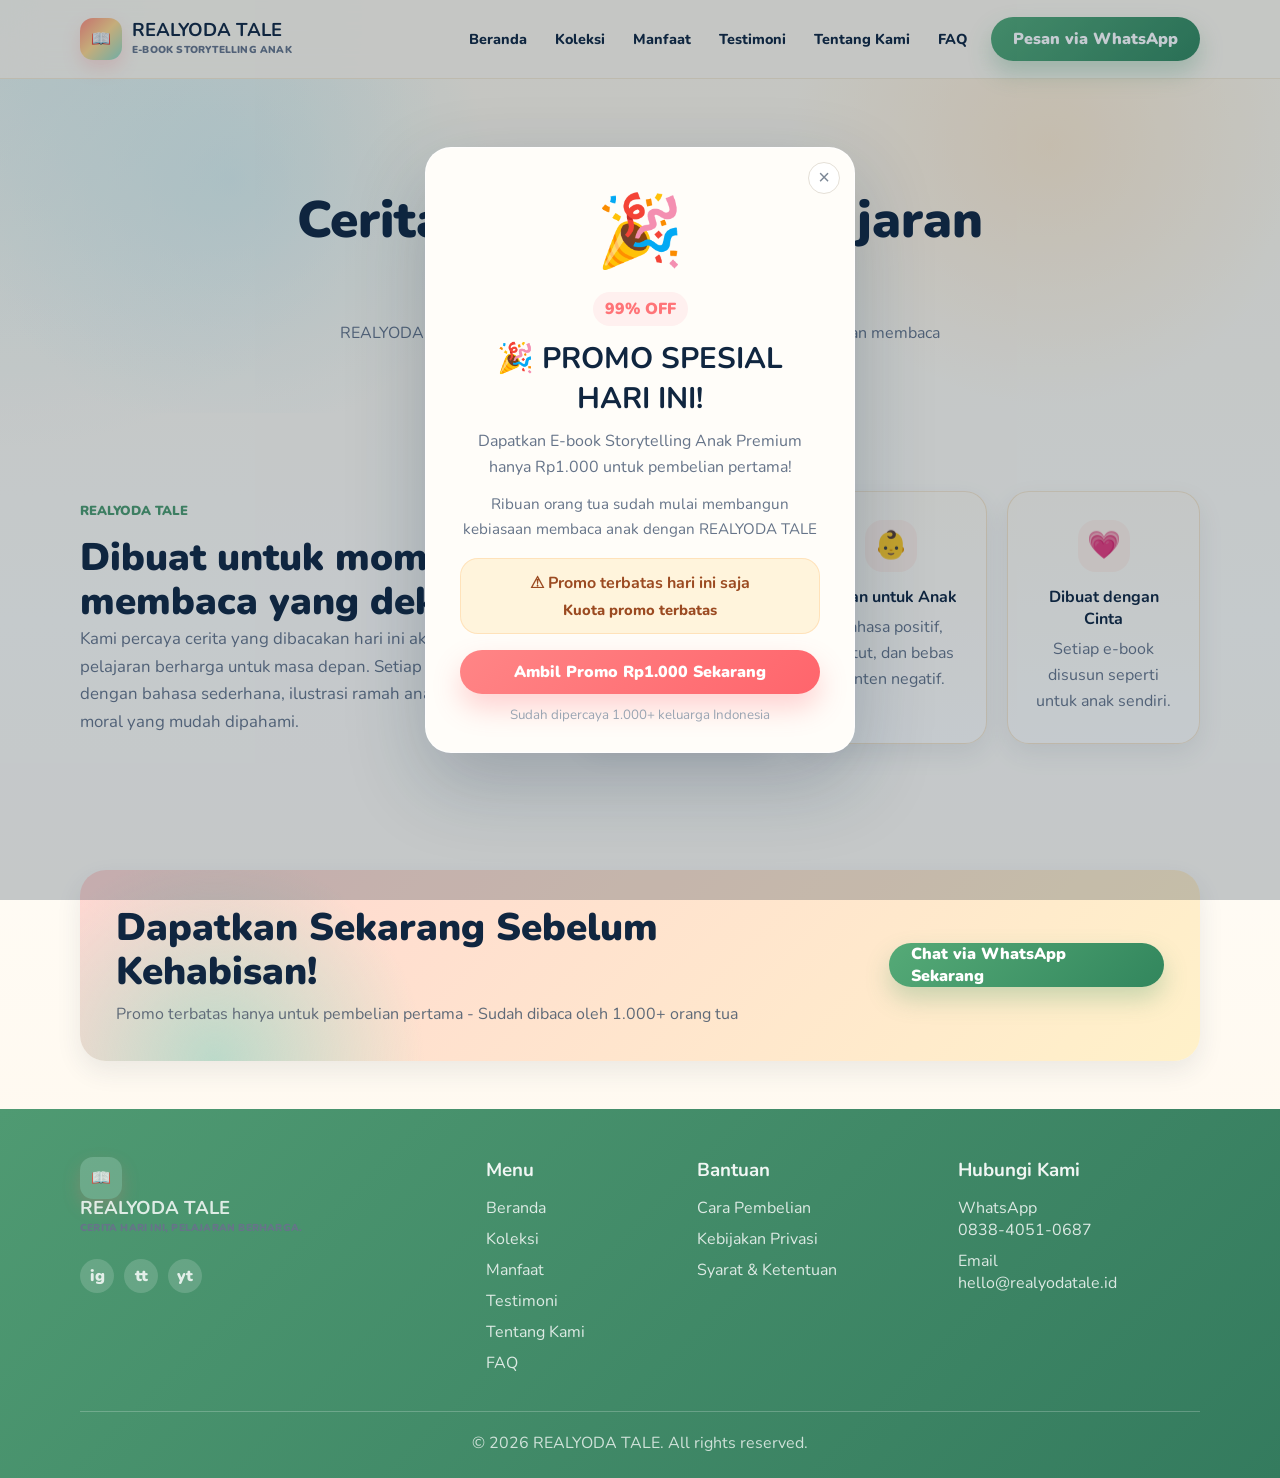
<file: tentang.html>
<!DOCTYPE html>
<html lang="id">
<head><meta charset="UTF-8"><meta name="viewport" content="width=device-width, initial-scale=1.0"><title>Tentang Kami - REALYODA TALE</title><link rel="preconnect" href="https://fonts.googleapis.com"><link rel="preconnect" href="https://fonts.gstatic.com" crossorigin><link href="https://fonts.googleapis.com/css2?family=Nunito:wght@400;600;700;800;900&display=swap" rel="stylesheet"><link rel="stylesheet" href="style.css"></head>
<body>
  <header class="site-header"><nav class="navbar container" aria-label="Navigasi utama"><a href="index.html" class="brand"><span class="brand-icon">📖</span><span><strong>REALYODA TALE</strong><small>E-book Storytelling Anak</small></span></a><button class="menu-toggle" id="menuToggle" aria-label="Buka menu" aria-expanded="false"><span></span><span></span><span></span></button><div class="nav-links" id="navLinks"><a href="index.html">Beranda</a><a href="koleksi.html">Koleksi</a><a href="manfaat.html">Manfaat</a><a href="testimoni.html">Testimoni</a><a href="tentang.html">Tentang Kami</a><a href="faq.html">FAQ</a></div><a class="btn btn-whatsapp header-cta js-wa" href="#" data-product="Paket E-book REALYODA TALE">Pesan via WhatsApp</a></nav></header>
  <main>
    <section class="page-hero"><div class="container section-heading reveal"><span class="eyebrow">Tentang Kami</span><h1>Cerita kecil untuk pelajaran besar.</h1><p>REALYODA TALE hadir untuk menemani keluarga membangun kebiasaan membaca yang hangat dan bermakna.</p></div></section>
    <section class="about section-pad"><div class="container about-grid"><div class="about-copy reveal"><span class="eyebrow">REALYODA TALE</span><h2>Dibuat untuk momen membaca yang dekat.</h2><p>Kami percaya cerita yang dibacakan hari ini akan menjadi pelajaran berharga untuk masa depan. Setiap e-book dibuat dengan bahasa sederhana, ilustrasi ramah anak, dan pesan moral yang mudah dipahami.</p></div><div class="about-cards"><article class="mini-card reveal"><span>💎</span><h3>Konten Berkualitas</h3><p>Ditulis dengan nilai edukatif dan moral yang baik.</p></article><article class="mini-card reveal"><span>👶</span><h3>Aman untuk Anak</h3><p>Bahasa positif, runtut, dan bebas konten negatif.</p></article><article class="mini-card reveal"><span>💗</span><h3>Dibuat dengan Cinta</h3><p>Setiap e-book disusun seperti untuk anak sendiri.</p></article></div></div></section>
    <section class="cta-banner"><div class="container cta-content reveal"><div><h2>Dapatkan Sekarang Sebelum Kehabisan!</h2><p>Promo terbatas hanya untuk pembelian pertama - Sudah dibaca oleh 1.000+ orang tua</p></div><a class="btn btn-whatsapp js-wa" href="#" data-product="Paket E-book REALYODA TALE">Chat via WhatsApp Sekarang</a></div></section>
  </main>
  <footer class="site-footer"><div class="container footer-grid"><div><a class="brand footer-brand" href="index.html"><span class="brand-icon">📖</span><span><strong>REALYODA TALE</strong><small>Cerita hari ini, pelajaran berharga.</small></span></a><div class="socials"><a href="#">ig</a><a href="#">tt</a><a href="#">yt</a></div></div><div><h3>Menu</h3><a href="index.html">Beranda</a><a href="koleksi.html">Koleksi</a><a href="manfaat.html">Manfaat</a><a href="testimoni.html">Testimoni</a><a href="tentang.html">Tentang Kami</a><a href="faq.html">FAQ</a></div><div><h3>Bantuan</h3><a href="#">Cara Pembelian</a><a href="#">Kebijakan Privasi</a><a href="#">Syarat &amp; Ketentuan</a></div><div><h3>Hubungi Kami</h3><p>WhatsApp<br>0838-4051-0687</p><p>Email<br>hello@realyodatale.id</p></div></div><p class="copyright">© 2026 REALYODA TALE. All rights reserved.</p></footer>
  <script src="script.js"></script>
</body>
</html>
</file>
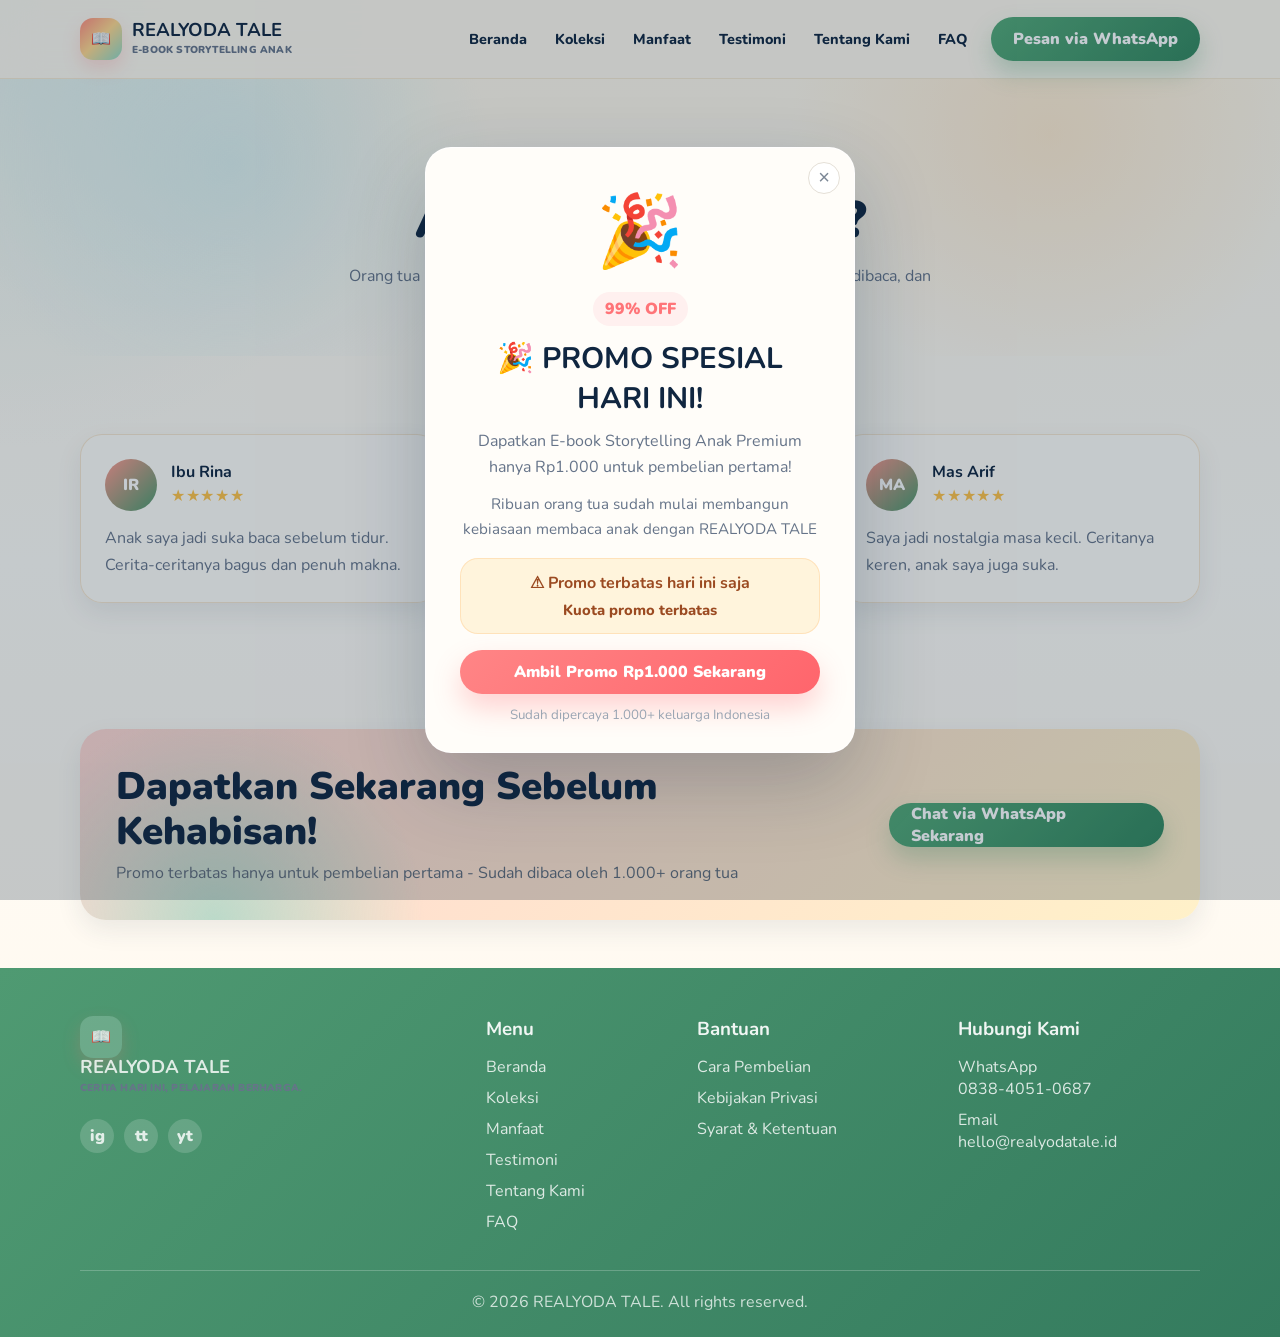
<file: testimoni.html>
<!DOCTYPE html>
<html lang="id">
<head><meta charset="UTF-8"><meta name="viewport" content="width=device-width, initial-scale=1.0"><title>Testimoni - REALYODA TALE</title><link rel="preconnect" href="https://fonts.googleapis.com"><link rel="preconnect" href="https://fonts.gstatic.com" crossorigin><link href="https://fonts.googleapis.com/css2?family=Nunito:wght@400;600;700;800;900&display=swap" rel="stylesheet"><link rel="stylesheet" href="style.css"></head>
<body>
  <header class="site-header"><nav class="navbar container" aria-label="Navigasi utama"><a href="index.html" class="brand"><span class="brand-icon">📖</span><span><strong>REALYODA TALE</strong><small>E-book Storytelling Anak</small></span></a><button class="menu-toggle" id="menuToggle" aria-label="Buka menu" aria-expanded="false"><span></span><span></span><span></span></button><div class="nav-links" id="navLinks"><a href="index.html">Beranda</a><a href="koleksi.html">Koleksi</a><a href="manfaat.html">Manfaat</a><a href="testimoni.html">Testimoni</a><a href="tentang.html">Tentang Kami</a><a href="faq.html">FAQ</a></div><a class="btn btn-whatsapp header-cta js-wa" href="#" data-product="Paket E-book REALYODA TALE">Pesan via WhatsApp</a></nav></header>
  <main>
    <section class="page-hero"><div class="container section-heading reveal"><span class="eyebrow">Testimoni</span><h1>Apa Kata Mereka?</h1><p>Orang tua memilih REALYODA TALE karena ceritanya lembut, mudah dibaca, dan disukai anak.</p></div></section>
    <section class="testimonials section-pad"><div class="container"><div class="testimonial-grid"><article class="testimonial-card reveal"><div class="person"><span>IR</span><div><h3>Ibu Rina</h3><p>★★★★★</p></div></div><p>Anak saya jadi suka baca sebelum tidur. Cerita-ceritanya bagus dan penuh makna.</p></article><article class="testimonial-card reveal"><div class="person"><span>KD</span><div><h3>Kak Dita</h3><p>★★★★★</p></div></div><p>Desainnya lucu, bahasanya mudah dipahami anak. Worth it banget!</p></article><article class="testimonial-card reveal"><div class="person"><span>MA</span><div><h3>Mas Arif</h3><p>★★★★★</p></div></div><p>Saya jadi nostalgia masa kecil. Ceritanya keren, anak saya juga suka.</p></article></div></div></section>
    <section class="cta-banner"><div class="container cta-content reveal"><div><h2>Dapatkan Sekarang Sebelum Kehabisan!</h2><p>Promo terbatas hanya untuk pembelian pertama - Sudah dibaca oleh 1.000+ orang tua</p></div><a class="btn btn-whatsapp js-wa" href="#" data-product="Paket E-book REALYODA TALE">Chat via WhatsApp Sekarang</a></div></section>
  </main>
  <footer class="site-footer"><div class="container footer-grid"><div><a class="brand footer-brand" href="index.html"><span class="brand-icon">📖</span><span><strong>REALYODA TALE</strong><small>Cerita hari ini, pelajaran berharga.</small></span></a><div class="socials"><a href="#">ig</a><a href="#">tt</a><a href="#">yt</a></div></div><div><h3>Menu</h3><a href="index.html">Beranda</a><a href="koleksi.html">Koleksi</a><a href="manfaat.html">Manfaat</a><a href="testimoni.html">Testimoni</a><a href="tentang.html">Tentang Kami</a><a href="faq.html">FAQ</a></div><div><h3>Bantuan</h3><a href="#">Cara Pembelian</a><a href="#">Kebijakan Privasi</a><a href="#">Syarat &amp; Ketentuan</a></div><div><h3>Hubungi Kami</h3><p>WhatsApp<br>0838-4051-0687</p><p>Email<br>hello@realyodatale.id</p></div></div><p class="copyright">© 2026 REALYODA TALE. All rights reserved.</p></footer>
  <script src="script.js"></script>
</body>
</html>
</file>
<file: style.css>
:root {
  --ink: #102640;
  --muted: #667489;
  --cream: #fff8eb;
  --paper: #fffdf8;
  --orange: #ffbf78;
  --coral: #ff7478;
  --green: #4c9a6d;
  --mint: #cce9dc;
  --sky: #bfe7ee;
  --shadow: 0 18px 50px rgba(38, 55, 77, .12);
  --soft-shadow: 0 10px 26px rgba(38, 55, 77, .09);
}

* {
  box-sizing: border-box;
}

html {
  scroll-behavior: smooth;
}

body {
  margin: 0;
  font-family: "Nunito", Arial, sans-serif;
  color: var(--ink);
  background:
    radial-gradient(circle at top left, rgba(191, 231, 238, .45), transparent 28rem),
    linear-gradient(180deg, #fff8e9 0%, #fffdf8 42%, #fff7eb 100%);
}

a {
  color: inherit;
  text-decoration: none;
}

img {
  display: block;
  max-width: 100%;
}

.container {
  width: min(1120px, calc(100% - 40px));
  margin-inline: auto;
}

.section-pad {
  padding: 78px 0;
}

.page-hero {
  padding: 76px 0 38px;
  background:
    radial-gradient(circle at 18% 30%, rgba(191, 231, 238, .44), transparent 260px),
    radial-gradient(circle at 82% 20%, rgba(255, 191, 120, .24), transparent 260px);
}

.page-hero .section-heading {
  max-width: 760px;
  margin: 0 auto;
}

.page-hero h1 {
  margin-bottom: 0;
  font-size: clamp(2.15rem, 4vw, 3.65rem);
  line-height: 1.1;
  font-weight: 900;
}

.page-hero p {
  margin: 14px auto 0;
  max-width: 620px;
  color: var(--muted);
  line-height: 1.75;
}

.site-header {
  position: sticky;
  top: 0;
  z-index: 20;
  background: rgba(255, 250, 239, .86);
  border-bottom: 1px solid rgba(233, 207, 167, .42);
  backdrop-filter: blur(18px);
}

.navbar {
  min-height: 78px;
  display: flex;
  align-items: center;
  gap: 24px;
}

.brand {
  display: inline-flex;
  align-items: center;
  gap: 10px;
  font-weight: 900;
  min-width: max-content;
}

.brand-icon {
  width: 42px;
  height: 42px;
  display: grid;
  place-items: center;
  border-radius: 13px;
  background: linear-gradient(135deg, #ff8a7c, #ffd78d 48%, #8fd7c5);
  box-shadow: 0 8px 18px rgba(255, 116, 120, .22);
}

.brand strong {
  display: block;
  font-size: 1.16rem;
  line-height: 1;
}

.brand small {
  display: block;
  margin-top: 4px;
  color: var(--muted);
  font-size: .63rem;
  text-transform: uppercase;
  letter-spacing: .02em;
}

.nav-links {
  margin-left: auto;
  display: flex;
  align-items: center;
  gap: 28px;
  font-size: .9rem;
  font-weight: 800;
}

.nav-links a {
  transition: color .25s ease;
}

.nav-links a:hover {
  color: var(--green);
}

.btn {
  display: inline-flex;
  align-items: center;
  justify-content: center;
  min-height: 44px;
  padding: 0 22px;
  border: 0;
  border-radius: 999px;
  font-weight: 900;
  font-family: inherit;
  cursor: pointer;
  transition: transform .25s ease, box-shadow .25s ease, background .25s ease;
}

.btn:hover {
  transform: translateY(-2px);
}

.btn-whatsapp,
.btn-primary {
  color: #fff;
  background: linear-gradient(135deg, #55aa77, #32865d);
  box-shadow: 0 12px 24px rgba(61, 151, 101, .28);
}

.btn-soft {
  color: #327b59;
  background: #eff9f1;
  box-shadow: inset 0 0 0 1px rgba(76, 154, 109, .18);
}

.btn-coral {
  color: #fff;
  background: linear-gradient(135deg, #ff8586, #ff656c);
  box-shadow: 0 14px 28px rgba(255, 101, 108, .28);
}

.menu-toggle {
  display: none;
  width: 42px;
  height: 42px;
  margin-left: auto;
  border: 0;
  border-radius: 14px;
  background: #fff;
  box-shadow: var(--soft-shadow);
}

.menu-toggle span {
  display: block;
  width: 18px;
  height: 2px;
  margin: 4px auto;
  background: var(--ink);
}

.hero {
  position: relative;
  min-height: calc(100vh - 78px);
  padding-top: 54px;
  overflow: hidden;
}

.hero-grid {
  display: grid;
  grid-template-columns: .95fr 1.05fr;
  align-items: center;
  gap: 42px;
}

.eyebrow {
  display: inline-flex;
  align-items: center;
  margin-bottom: 16px;
  color: var(--green);
  font-size: .82rem;
  font-weight: 900;
  text-transform: uppercase;
}

h1,
h2,
h3,
p {
  margin-top: 0;
}

.hero h1 {
  max-width: 590px;
  margin-bottom: 20px;
  font-size: clamp(2.45rem, 5vw, 4.75rem);
  line-height: 1.08;
  font-weight: 900;
}

.hero h1 span,
.section-row h2 span {
  color: var(--coral);
}

.hero p {
  max-width: 500px;
  color: var(--muted);
  font-size: 1.09rem;
  line-height: 1.8;
}

.hero-actions {
  display: flex;
  flex-wrap: wrap;
  gap: 14px;
  margin-top: 28px;
}

.hero-art {
  position: relative;
}

.art-halo {
  position: absolute;
  inset: 8% 8% auto auto;
  width: 70%;
  aspect-ratio: 1;
  border-radius: 50%;
  background: linear-gradient(145deg, rgba(255, 213, 141, .8), rgba(191, 231, 238, .52));
}

.hero-art img {
  position: relative;
  z-index: 1;
  width: min(650px, 100%);
  aspect-ratio: 1.38 / 1;
  object-fit: cover;
  object-position: top center;
  border-radius: 34px;
  filter: drop-shadow(0 28px 30px rgba(49, 65, 76, .12));
}

.float {
  position: absolute;
  z-index: 0;
  pointer-events: none;
  animation: floaty 5s ease-in-out infinite;
}

.cloud {
  width: 96px;
  height: 42px;
  border-radius: 999px;
  background: rgba(189, 226, 218, .82);
}

.cloud::before,
.cloud::after {
  content: "";
  position: absolute;
  bottom: 12px;
  border-radius: 50%;
  background: inherit;
}

.cloud::before {
  left: 18px;
  width: 42px;
  height: 42px;
}

.cloud::after {
  right: 14px;
  width: 52px;
  height: 52px;
}

.cloud-one {
  right: 18%;
  top: 110px;
}

.cloud-two {
  left: -26px;
  bottom: 220px;
  transform: scale(1.25);
}

.star {
  color: #f6bd66;
  font-size: 24px;
}

.star-one {
  left: 38%;
  top: 82px;
}

.star-two {
  right: 7%;
  top: 210px;
  animation-delay: .8s;
}

.bubble {
  left: 26%;
  bottom: 120px;
  width: 120px;
  height: 120px;
  border-radius: 44% 56% 52% 48%;
  background: rgba(143, 215, 197, .28);
}

.benefits-strip {
  position: relative;
  z-index: 2;
  display: grid;
  grid-template-columns: repeat(4, 1fr);
  gap: 14px;
  margin-top: 38px;
  padding: 22px;
  border: 1px solid rgba(236, 202, 156, .56);
  border-radius: 24px;
  background: rgba(255, 253, 248, .86);
  box-shadow: var(--soft-shadow);
}

.benefits-strip article {
  display: flex;
  gap: 12px;
  align-items: center;
}

.benefits-strip span,
.feature-icon {
  flex: 0 0 48px;
  width: 48px;
  height: 48px;
  display: grid;
  place-items: center;
  border-radius: 16px;
  background: #f3fbf5;
  font-size: 1.5rem;
}

.benefits-strip h3,
.feature-card h3,
.product-card h3,
.testimonial-card h3,
.mini-card h3 {
  margin-bottom: 6px;
  font-size: 1rem;
}

.benefits-strip p,
.feature-card p,
.product-card p,
.testimonial-card p,
.mini-card p,
.about-copy p {
  margin-bottom: 0;
  color: var(--muted);
  line-height: 1.65;
}

.section-heading,
.section-row {
  margin-bottom: 30px;
}

.section-heading {
  text-align: center;
}

.section-heading h2,
.section-row h2,
.about-copy h2,
.faq-heading h2,
.cta-banner h2 {
  margin-bottom: 0;
  font-size: clamp(1.9rem, 3vw, 2.65rem);
  line-height: 1.16;
  font-weight: 900;
}

.feature-grid,
.product-grid,
.testimonial-grid {
  display: grid;
  gap: 22px;
}

.feature-grid {
  grid-template-columns: repeat(4, 1fr);
}

.feature-card,
.product-card,
.testimonial-card,
.mini-card {
  border: 1px solid rgba(236, 202, 156, .45);
  border-radius: 22px;
  background: rgba(255, 253, 248, .92);
  box-shadow: var(--soft-shadow);
  transition: transform .25s ease, box-shadow .25s ease;
}

.feature-card {
  padding: 26px;
  text-align: center;
}

.feature-card:hover,
.product-card:hover,
.testimonial-card:hover {
  transform: translateY(-7px);
  box-shadow: var(--shadow);
}

.feature-icon {
  margin: 0 auto 16px;
  background: linear-gradient(135deg, #fff1d8, #e6f8ee);
}

.products {
  background: linear-gradient(180deg, rgba(255, 253, 248, .5), rgba(255, 243, 224, .78));
}

.section-row {
  display: flex;
  align-items: end;
  justify-content: space-between;
  gap: 20px;
}

.tiny-link {
  color: var(--coral);
  font-weight: 900;
  background: #fff1ee;
  padding: 10px 18px;
  border-radius: 999px;
}

.section-subtitle {
  margin: 10px 0 0;
  color: var(--coral);
  font-weight: 900;
}

.product-grid {
  grid-template-columns: repeat(4, 1fr);
}

.product-carousel {
  position: relative;
  width: min(430px, 100%);
  margin-inline: auto;
  padding-inline: 58px;
}

.carousel-viewport {
  overflow: hidden;
  border-radius: 24px;
}

.product-track {
  display: flex;
  cursor: grab;
  touch-action: pan-y;
  user-select: none;
}

.product-track.dragging {
  cursor: grabbing;
}

.product-track .product-card {
  flex: 0 0 100%;
  transform: scale(.92);
  opacity: .72;
}

.product-track .product-card.active {
  transform: scale(1);
  opacity: 1;
}

.carousel-btn {
  position: absolute;
  top: 50%;
  z-index: 2;
  width: 44px;
  height: 44px;
  border: 0;
  border-radius: 50%;
  color: var(--ink);
  background: #fffdf8;
  box-shadow: var(--soft-shadow);
  font-size: 2rem;
  line-height: 1;
  cursor: pointer;
  transform: translateY(-50%);
  transition: transform .25s ease, box-shadow .25s ease, background .25s ease;
}

.carousel-btn:hover {
  background: #fff1ee;
  box-shadow: var(--shadow);
  transform: translateY(-50%) scale(1.06);
}

.carousel-btn.prev {
  left: 0;
}

.carousel-btn.next {
  right: 0;
}

.product-card {
  overflow: hidden;
  background: #fff;
}

.product-body {
  padding: 20px;
}

.price {
  display: flex;
  align-items: center;
  gap: 10px;
  margin: 16px 0 14px;
  flex-wrap: wrap;
}

.price del {
  color: #9aa5b3;
  font-size: .9rem;
}

.price strong {
  color: #e64f55;
  font-size: 1.18rem;
  font-weight: 900;
}

.price em {
  color: #e64f55;
  font-size: .72rem;
  font-style: normal;
  font-weight: 900;
  border: 1px solid rgba(230, 79, 85, .35);
  border-radius: 999px;
  padding: 3px 7px;
  background: #fff0ef;
}

.order-btn {
  display: flex;
  justify-content: center;
  width: 100%;
  padding: 10px 12px;
  border-radius: 999px;
  color: #327b59;
  background: #eef8f1;
  font-size: .84rem;
  font-weight: 900;
}

.about-grid {
  display: grid;
  grid-template-columns: .85fr 1.15fr;
  align-items: center;
  gap: 44px;
}

.about-copy p {
  font-size: 1.05rem;
}

.about-cards {
  display: grid;
  grid-template-columns: repeat(3, 1fr);
  gap: 20px;
}

.mini-card {
  padding: 28px 22px;
  text-align: center;
  background: linear-gradient(180deg, #fffaf0, #fffefb);
}

.mini-card span {
  display: inline-grid;
  place-items: center;
  width: 52px;
  height: 52px;
  margin-bottom: 14px;
  border-radius: 18px;
  background: #fff0e7;
  font-size: 1.7rem;
}

.testimonial-grid {
  grid-template-columns: repeat(3, 1fr);
}

.testimonial-card {
  padding: 24px;
}

.person {
  display: flex;
  align-items: center;
  gap: 14px;
  margin-bottom: 14px;
}

.person span {
  width: 52px;
  height: 52px;
  display: grid;
  place-items: center;
  border-radius: 50%;
  color: #fff;
  background: linear-gradient(135deg, #ff9a8e, #4c9a6d);
  font-weight: 900;
}

.person h3,
.person p {
  margin: 0;
}

.person p {
  color: #ffc247;
  letter-spacing: .04em;
}

.faq {
  background: rgba(255, 247, 235, .72);
}

.faq-grid {
  display: grid;
  grid-template-columns: .75fr 1.25fr;
  gap: 40px;
}

.accordion {
  display: grid;
  gap: 12px;
}

.faq-item {
  width: 100%;
  min-height: 58px;
  display: flex;
  justify-content: space-between;
  align-items: center;
  padding: 0 24px;
  border: 0;
  border-radius: 16px;
  color: var(--ink);
  background: #fff;
  box-shadow: var(--soft-shadow);
  font: 900 .98rem "Nunito", Arial, sans-serif;
  text-align: left;
  cursor: pointer;
}

.faq-panel {
  display: none;
  margin: -4px 10px 10px;
  padding: 18px 22px;
  border-radius: 0 0 16px 16px;
  color: var(--muted);
  background: rgba(255, 255, 255, .7);
  line-height: 1.7;
}

.faq-panel.open {
  display: block;
}

.cta-banner {
  padding: 48px 0;
}

.cta-content {
  display: flex;
  align-items: center;
  justify-content: space-between;
  gap: 24px;
  padding: 36px;
  border-radius: 26px;
  background:
    radial-gradient(circle at 12% 100%, rgba(143, 215, 197, .6), transparent 210px),
    linear-gradient(135deg, #ffd7d2, #fff1c9);
  box-shadow: var(--soft-shadow);
}

.cta-content p {
  margin: 8px 0 0;
  color: #5f6a78;
}

.site-footer {
  padding: 48px 0 24px;
  color: rgba(255, 255, 255, .92);
  background: linear-gradient(135deg, #4f9a72, #347b5e);
}

.footer-grid {
  display: grid;
  grid-template-columns: 1.5fr .7fr .9fr 1fr;
  gap: 42px;
}

.footer-brand .brand-icon {
  background: rgba(255, 255, 255, .18);
}

.footer-grid h3 {
  margin-bottom: 14px;
}

.footer-grid a,
.footer-grid p {
  display: block;
  margin: 0 0 9px;
  color: rgba(255, 255, 255, .82);
}

.socials {
  display: flex;
  gap: 10px;
  margin-top: 24px;
}

.socials a {
  width: 34px;
  height: 34px;
  display: grid;
  place-items: center;
  border-radius: 50%;
  background: rgba(255, 255, 255, .16);
  font-weight: 900;
}

.copyright {
  width: min(1120px, calc(100% - 40px));
  margin: 28px auto 0;
  padding-top: 20px;
  border-top: 1px solid rgba(255, 255, 255, .22);
  color: rgba(255, 255, 255, .75);
  text-align: center;
}

.modal-backdrop {
  position: fixed;
  inset: 0;
  z-index: 50;
  display: grid;
  place-items: center;
  padding: 20px;
  background: rgba(16, 38, 64, .24);
  opacity: 0;
  visibility: hidden;
  transition: opacity .28s ease, visibility .28s ease;
}

.modal-backdrop.show {
  opacity: 1;
  visibility: visible;
}

.discount-modal {
  position: relative;
  width: min(430px, 100%);
  padding: 36px 34px 28px;
  border: 1px solid rgba(255, 255, 255, .8);
  border-radius: 26px;
  background: #fffdf9;
  box-shadow: 0 30px 80px rgba(16, 38, 64, .24);
  text-align: center;
  transform: scale(.86) translateY(18px);
  transition: transform .32s cubic-bezier(.2, .85, .2, 1);
}

.modal-backdrop.show .discount-modal {
  transform: scale(1) translateY(0);
}

.modal-close {
  position: absolute;
  top: 14px;
  right: 14px;
  width: 32px;
  height: 32px;
  border: 1px solid #e5e0d7;
  border-radius: 50%;
  color: #7b8795;
  background: #fff;
  font-size: 1.25rem;
  cursor: pointer;
}

.gift-box {
  margin: 0 auto 12px;
  font-size: 4.4rem;
}

.discount-pill {
  display: inline-block;
  margin-bottom: 12px;
  padding: 6px 12px;
  border-radius: 999px;
  color: var(--coral);
  background: #fff0ef;
  font-weight: 900;
}

.discount-modal h2 {
  margin-bottom: 10px;
  font-size: 1.85rem;
}

.discount-modal p {
  color: var(--muted);
  line-height: 1.65;
}

.popup-support {
  margin-top: -4px;
  font-size: .95rem;
}

.discount-modal small {
  display: block;
  margin-top: 12px;
  color: #9aa5b3;
}

.modal-cta {
  width: 100%;
}

.trust-line {
  margin-top: 16px;
  color: var(--coral);
  font-size: .95rem;
  font-weight: 900;
}

.hero-book-wrap {
  perspective: 1400px;
}

.storybook-slider {
  position: relative;
  z-index: 1;
  width: min(650px, 100%);
  margin-inline: auto;
  padding: 18px;
  border-radius: 34px;
  background: linear-gradient(135deg, rgba(255, 253, 248, .94), rgba(255, 243, 224, .88));
  box-shadow: 0 30px 60px rgba(38, 55, 77, .16);
  transform-style: preserve-3d;
}

.book-stage {
  position: relative;
  aspect-ratio: 16 / 10;
  overflow: hidden;
  border-radius: 24px;
  background: #fff6e8;
  box-shadow: inset 12px 0 18px rgba(88, 61, 35, .1), inset -12px 0 24px rgba(255, 255, 255, .46);
  perspective: 1600px;
  transform-style: preserve-3d;
}

.book-stage::before {
  content: "";
  position: absolute;
  inset: 0 auto 0 50%;
  z-index: 8;
  width: 2px;
  background: linear-gradient(180deg, transparent, rgba(75, 54, 33, .16), transparent);
  box-shadow: -10px 0 24px rgba(75, 54, 33, .16), 10px 0 20px rgba(255, 255, 255, .5);
  pointer-events: none;
}

.book-page {
  position: absolute;
  inset: 0;
  overflow: hidden;
  border-radius: 24px;
  opacity: 0;
  transform-origin: left center;
  transform-style: preserve-3d;
  backface-visibility: hidden;
}

.book-page.active {
  z-index: 3;
  opacity: 1;
}

.book-page.next-ready {
  z-index: 2;
  opacity: 1;
}

.book-page.flipping {
  z-index: 6;
  opacity: 1;
  animation: pageFlipLeft .82s cubic-bezier(.22, .78, .18, 1) forwards;
}

.book-page.flipping::after {
  content: "";
  position: absolute;
  inset: 0 0 0 auto;
  width: 32%;
  background: linear-gradient(90deg, transparent, rgba(17, 28, 44, .3));
  opacity: .86;
  animation: pageEdgeShadow .82s cubic-bezier(.22, .78, .18, 1) forwards;
  pointer-events: none;
}

.scene-img,
.storybook-slider img {
  width: 100%;
  height: 100%;
  max-width: none;
  aspect-ratio: auto;
  object-fit: cover;
  border-radius: inherit;
  filter: none;
  user-select: none;
  -webkit-user-drag: none;
}

.scene-hero-1 { object-position: 18% 12%; }
.scene-hero-2 { object-position: 72% 12%; }
.scene-hero-3 { object-position: 18% 38%; }
.scene-hero-4 { object-position: 72% 38%; }
.scene-product-1 { object-position: 18% 62%; }
.scene-product-2 { object-position: 72% 62%; }
.scene-product-3 { object-position: 18% 78%; }
.scene-product-4 { object-position: 72% 78%; }
.scene-product-5 { object-position: 18% 94%; }
.scene-product-6 { object-position: 72% 94%; }

.book-arrow {
  position: absolute;
  top: 50%;
  z-index: 12;
  width: 42px;
  height: 42px;
  border: 0;
  border-radius: 50%;
  color: var(--ink);
  background: #fffdf8;
  box-shadow: var(--soft-shadow);
  font-size: 2rem;
  line-height: 1;
  cursor: pointer;
  transform: translateY(-50%);
  transition: transform .25s ease, box-shadow .25s ease;
}

.book-arrow:hover {
  transform: translateY(-50%) scale(1.06);
  box-shadow: var(--shadow);
}

.book-prev {
  left: -2px;
}

.book-next {
  right: -2px;
}

.product-media {
  aspect-ratio: 16 / 9;
  overflow: hidden;
  width: 100%;
  margin: 0;
  border-radius: 22px 22px 0 0;
  background: linear-gradient(135deg, #fff1d8, #e6f8ee);
}

.product-media img {
  display: block;
  width: 100%;
  height: 100%;
  object-fit: cover;
  transition: transform .35s ease;
}

.product-card:hover .product-media img,
.product-card.active .product-media img {
  transform: scale(1.025);
}

.product-snap {
  width: min(760px, 100%);
  padding-inline: 54px;
}

.product-snap .carousel-viewport {
  overflow-x: auto;
  overflow-y: visible;
  scroll-snap-type: x mandatory;
  scroll-behavior: smooth;
  scrollbar-width: none;
}

.product-snap .carousel-viewport::-webkit-scrollbar {
  display: none;
}

.product-snap .product-track {
  gap: 22px;
  padding: 14px 0 24px;
  cursor: grab;
  transform: none !important;
  transition: none !important;
}

.product-snap .product-track .product-card {
  flex: 0 0 min(360px, 82%);
  scroll-snap-align: center;
  opacity: .72;
  transform: scale(.92);
}

.product-snap .product-track .product-card.active {
  opacity: 1;
  transform: scale(1);
}

.urgency-box {
  display: grid;
  gap: 6px;
  margin: 16px 0;
  padding: 14px 16px;
  border-radius: 18px;
  color: #9b4a21;
  background: #fff4dc;
  box-shadow: inset 0 0 0 1px rgba(255, 191, 120, .34);
}

.urgency-box span {
  font-size: .92rem;
  font-weight: 800;
}

.feedback-section {
  background:
    radial-gradient(circle at 14% 10%, rgba(191, 231, 238, .38), transparent 260px),
    linear-gradient(180deg, rgba(255, 253, 248, .72), rgba(255, 247, 235, .92));
}

.feedback-card {
  max-width: 860px;
  padding: 38px;
  border: 1px solid rgba(236, 202, 156, .52);
  border-radius: 28px;
  background: rgba(255, 253, 248, .94);
  box-shadow: var(--soft-shadow);
  text-align: center;
}

.feedback-card h2 {
  margin-bottom: 14px;
  font-size: clamp(1.85rem, 3vw, 2.55rem);
  line-height: 1.15;
  font-weight: 900;
}

.feedback-card p {
  max-width: 680px;
  margin: 0 auto 14px;
  color: var(--muted);
  line-height: 1.75;
}

.feedback-card strong {
  display: block;
  margin-bottom: 22px;
  color: var(--coral);
  font-size: 1.02rem;
}

.feedback-btn {
  color: #fff;
  background: linear-gradient(135deg, #ff8586, #4c9a6d);
  box-shadow: 0 14px 30px rgba(76, 154, 109, .22);
}

.feedback-btn:hover {
  box-shadow: 0 18px 38px rgba(255, 116, 120, .26);
}

@keyframes pageFlipLeft {
  0% {
    transform: rotateY(0deg) translateZ(0);
    filter: brightness(1);
  }
  45% {
    transform: rotateY(-96deg) translateZ(34px);
    filter: brightness(.94);
  }
  100% {
    transform: rotateY(-180deg) translateZ(8px);
    filter: brightness(.72);
  }
}

@keyframes pageEdgeShadow {
  0% {
    opacity: .08;
    transform: translateX(0);
  }
  50% {
    opacity: .9;
    transform: translateX(-24px);
  }
  100% {
    opacity: .15;
    transform: translateX(-80px);
  }
}

.reveal {
  opacity: 0;
  transform: translateY(24px);
  transition: opacity .7s ease, transform .7s ease;
}

.reveal.visible {
  opacity: 1;
  transform: translateY(0);
}

@keyframes floaty {
  0%, 100% {
    transform: translateY(0);
  }
  50% {
    transform: translateY(-14px);
  }
}

@media (max-width: 980px) {
  .header-cta {
    display: none;
  }

  .menu-toggle {
    display: block;
  }

  .nav-links {
    position: absolute;
    inset: 78px 20px auto;
    display: none;
    flex-direction: column;
    align-items: stretch;
    gap: 0;
    padding: 14px;
    border-radius: 20px;
    background: #fffdf8;
    box-shadow: var(--shadow);
  }

  .nav-links.open {
    display: flex;
  }

  .nav-links a {
    padding: 14px;
    border-radius: 12px;
  }

  .nav-links a:hover {
    background: #f3fbf5;
  }

  .hero-grid,
  .about-grid,
  .faq-grid {
    grid-template-columns: 1fr;
  }

  .hero {
    min-height: 0;
  }

  .hero-art {
    order: -1;
  }

  .hero-art img {
    margin-inline: auto;
  }

  .storybook-slider {
    width: min(620px, 100%);
  }

  .benefits-strip,
  .feature-grid,
  .product-grid {
    grid-template-columns: repeat(2, 1fr);
  }

  .about-cards,
  .testimonial-grid,
  .footer-grid {
    grid-template-columns: 1fr;
  }
}

@media (max-width: 640px) {
  .container {
    width: min(100% - 28px, 1120px);
  }

  .section-pad {
    padding: 56px 0;
  }

  .navbar {
    min-height: 70px;
  }

  .brand strong {
    font-size: .98rem;
  }

  .brand small {
    font-size: .55rem;
  }

  .hero {
    padding-top: 34px;
  }

  .hero-copy {
    text-align: center;
  }

  .hero p {
    margin-inline: auto;
  }

  .hero-actions,
  .section-row,
  .cta-content {
    flex-direction: column;
    align-items: stretch;
  }

  .product-carousel {
    padding-inline: 46px;
  }

  .product-snap .product-track .product-card {
    flex-basis: min(330px, 86%);
  }

  .carousel-btn {
    width: 38px;
    height: 38px;
  }

  .hero-actions .btn,
  .cta-content .btn {
    width: 100%;
  }

  .benefits-strip,
  .feature-grid,
  .product-grid,
  .testimonial-grid {
    grid-template-columns: 1fr;
  }

  .benefits-strip {
    padding: 16px;
  }

  .about-cards {
    grid-template-columns: 1fr;
  }

  .cta-content {
    padding: 28px 22px;
    text-align: center;
  }

  .feedback-card {
    padding: 28px 20px;
  }

  .discount-modal {
    padding: 32px 22px 24px;
  }
}
</file>
